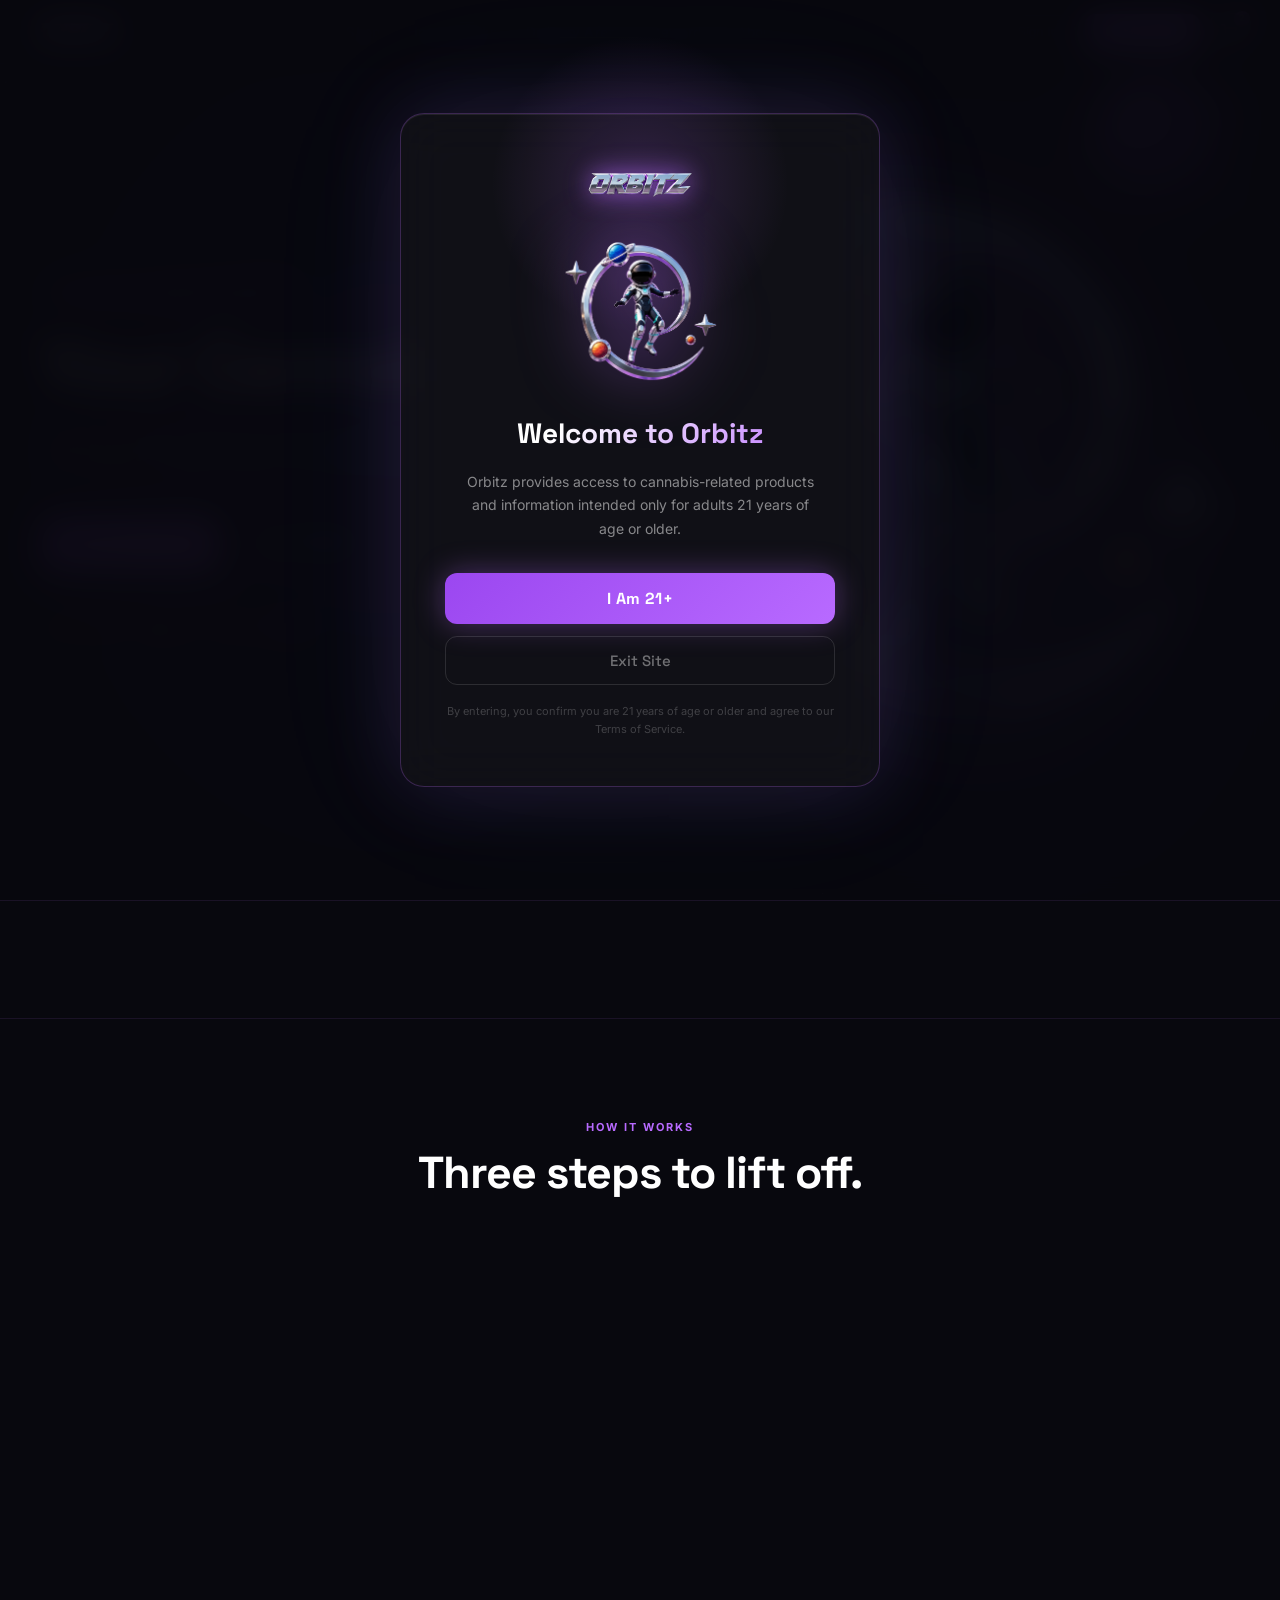
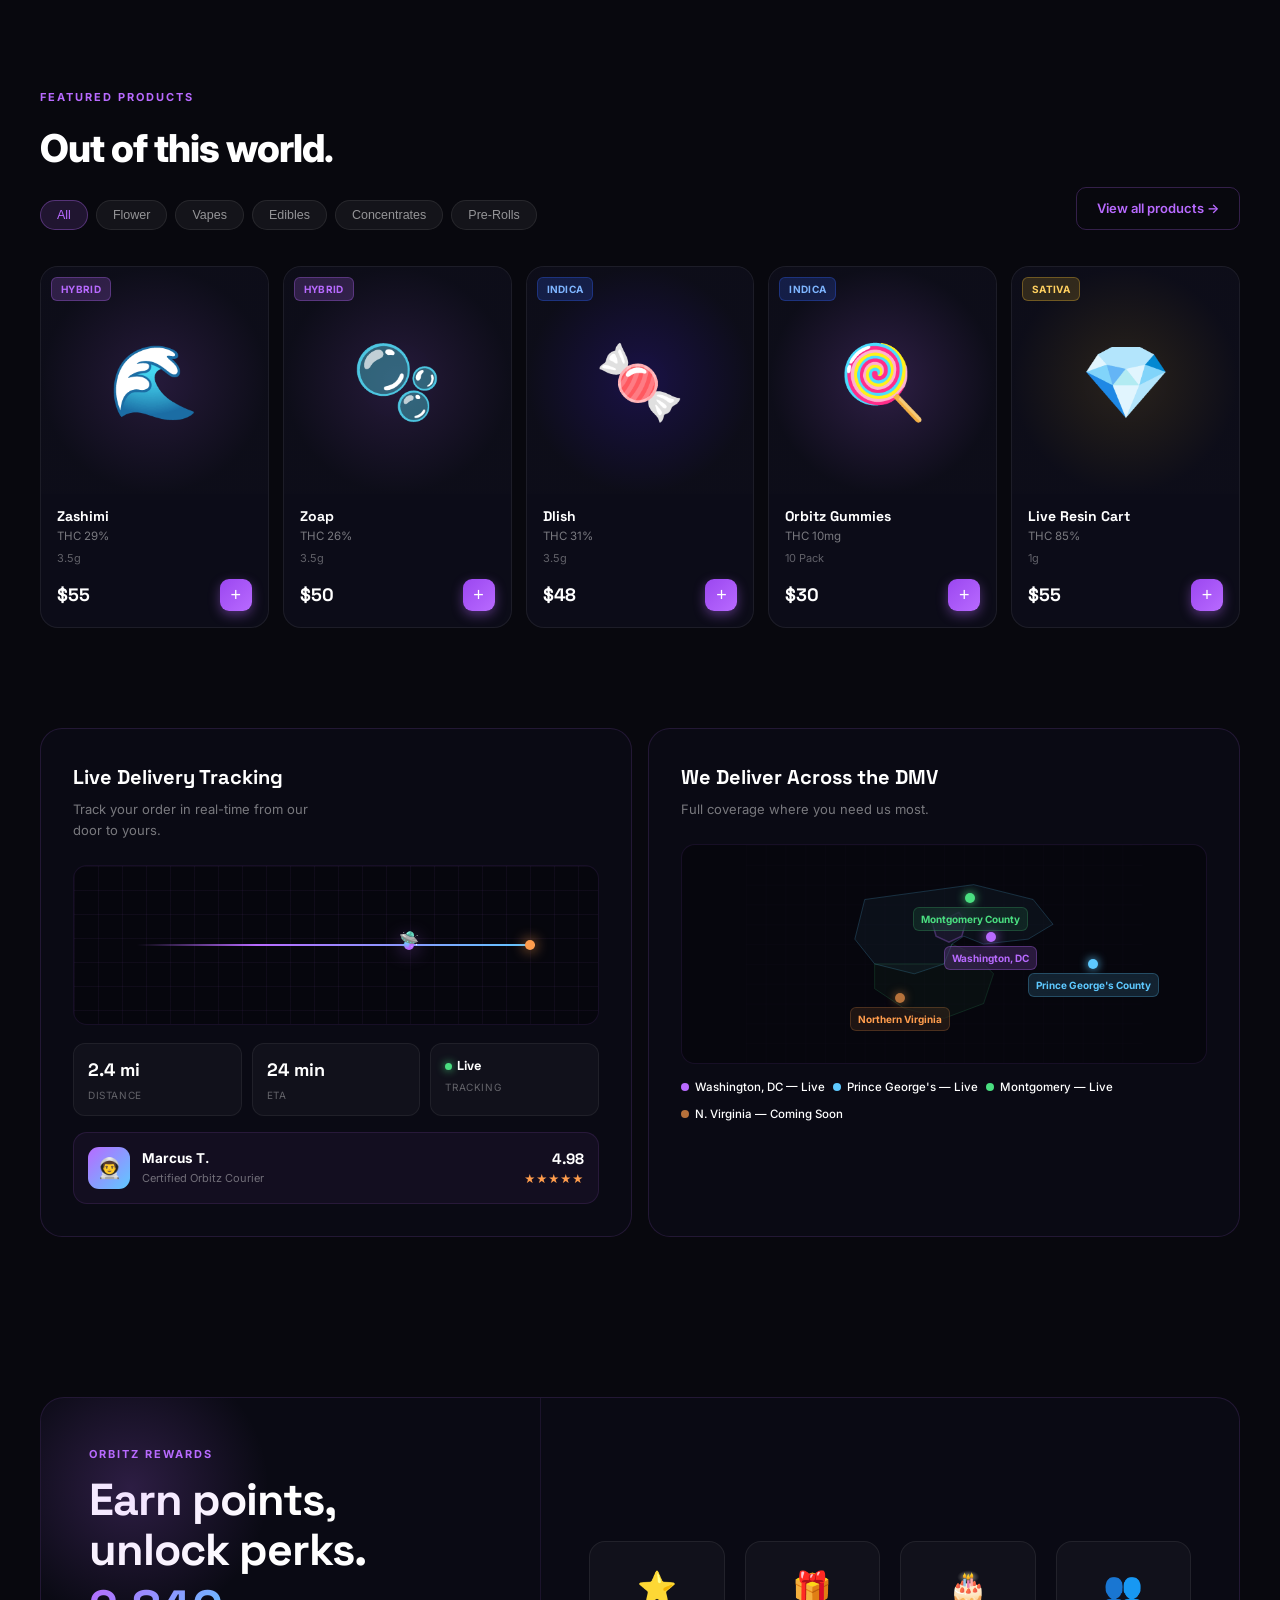
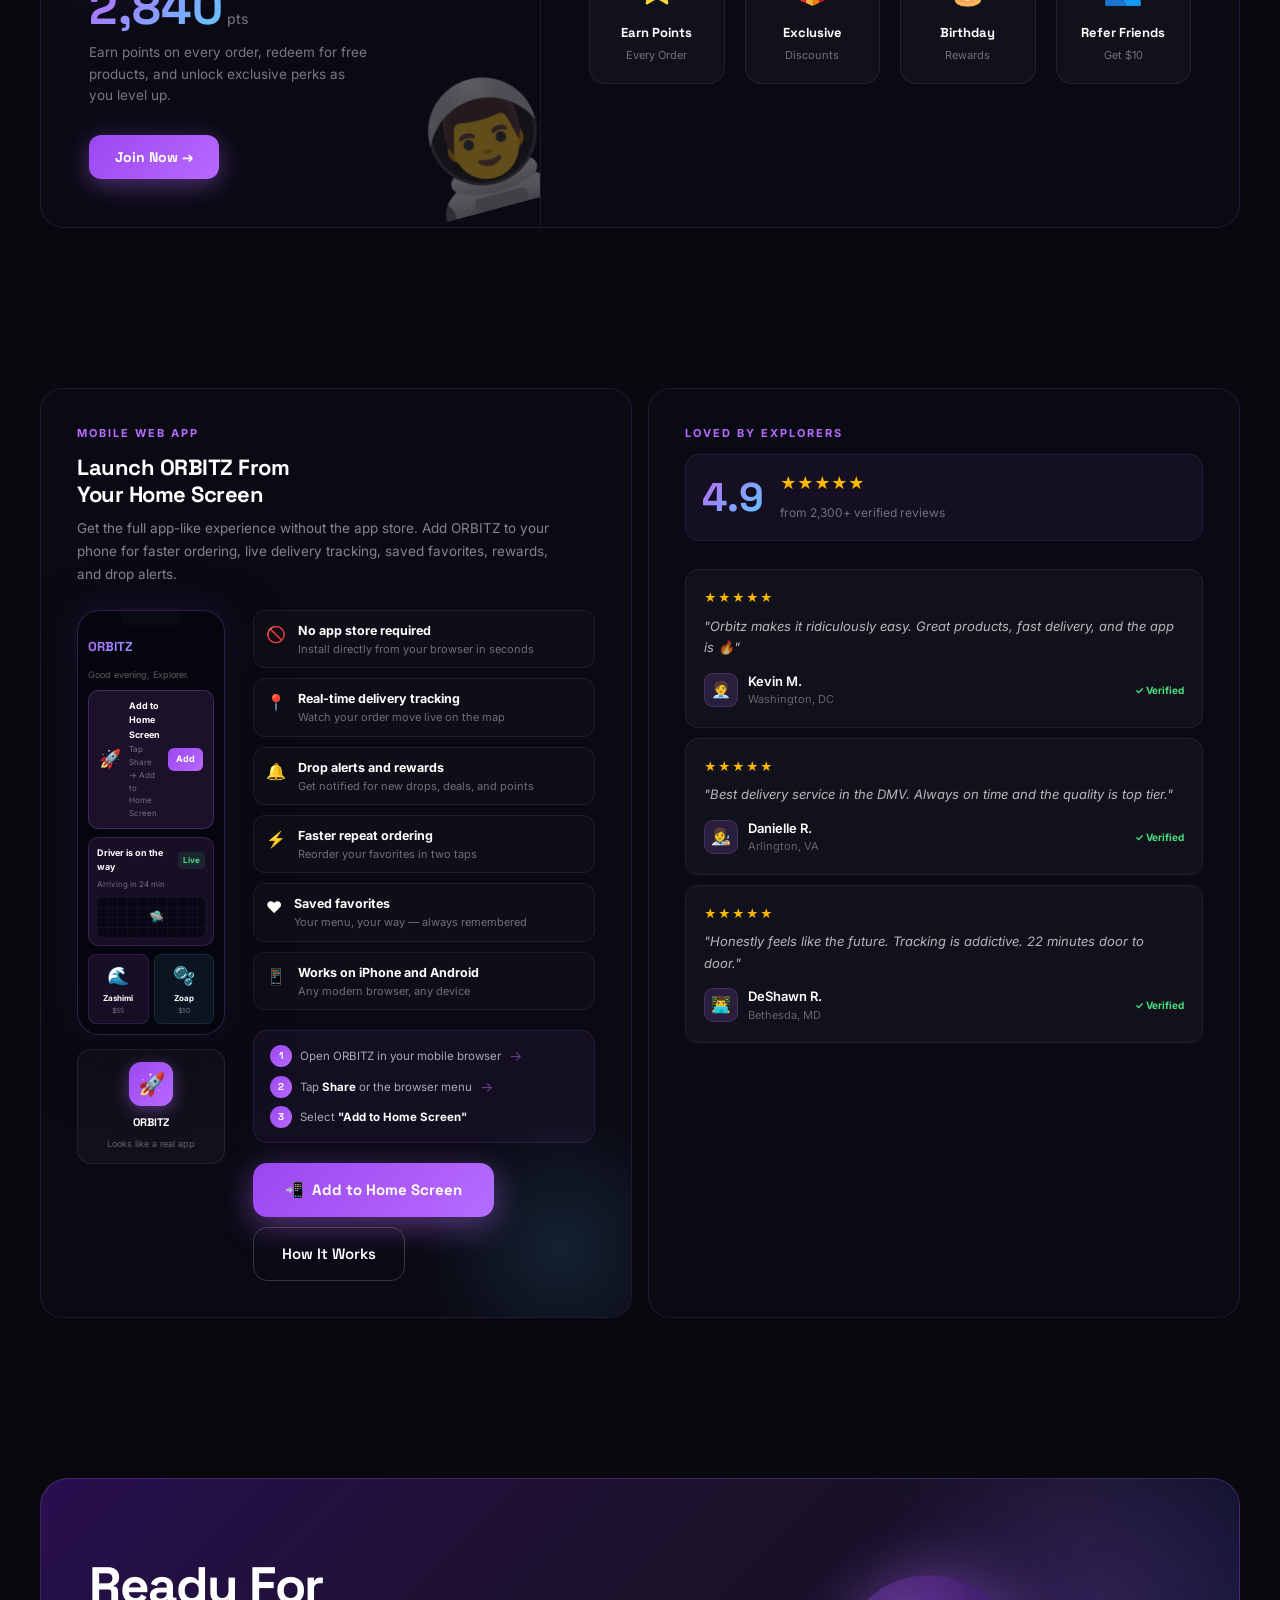
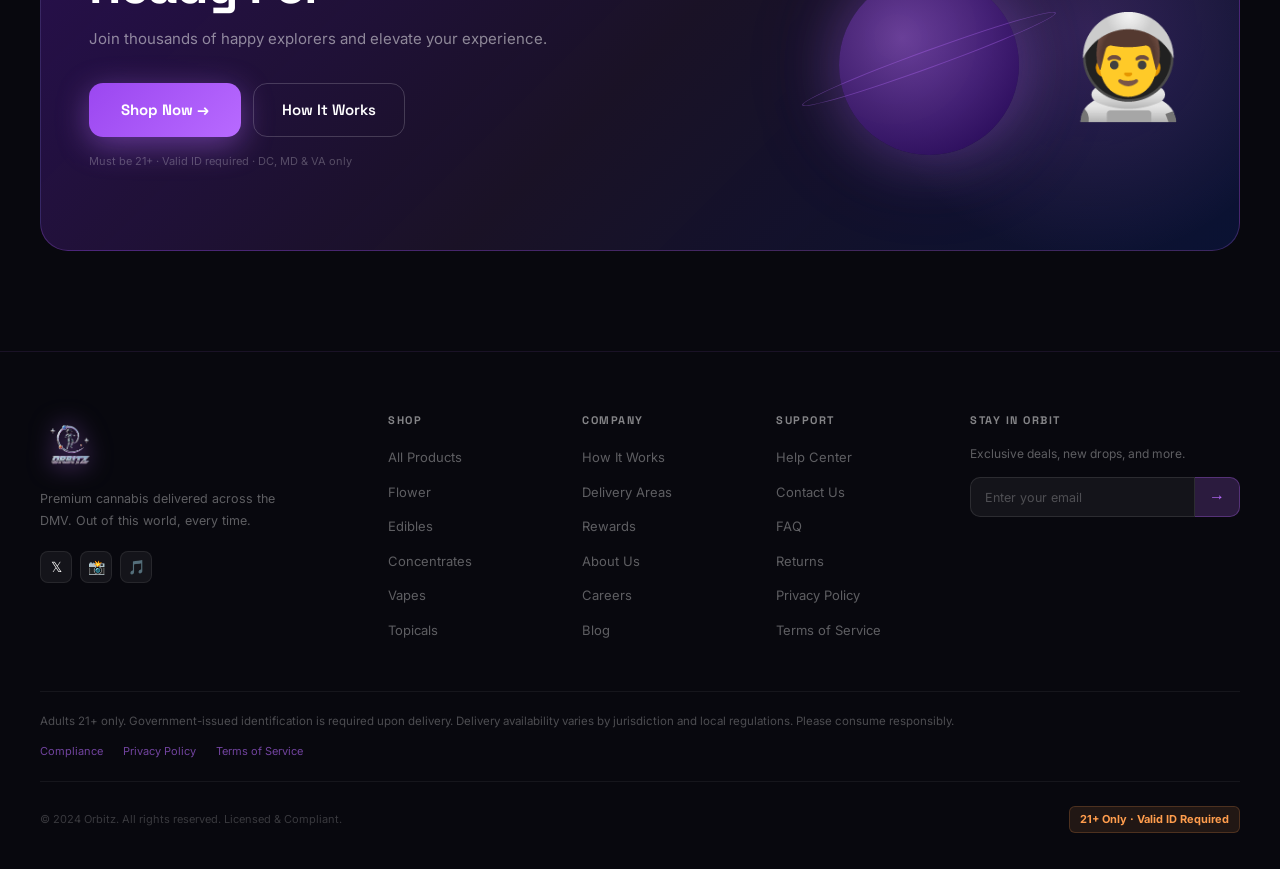
<file: index.html>
<!DOCTYPE html>
<html lang="en">
<head>
<meta charset="UTF-8" />
<meta name="viewport" content="width=device-width, initial-scale=1.0" />
<title>ORBITZ — Cannabis Delivered From Another Dimension</title>
<link rel="preconnect" href="https://fonts.googleapis.com" />
<link rel="preconnect" href="https://fonts.gstatic.com" crossorigin />
<link href="https://fonts.googleapis.com/css2?family=Space+Grotesk:wght@300;400;500;600;700;800&family=Inter:ital,wght@0,300;0,400;0,500;0,600;1,400&display=swap" rel="stylesheet" />
<link rel="stylesheet" href="style.css" />
</head>
<body>

<!-- Star canvas -->

<!-- ── AGE GATE ── -->
<div id="age-gate">
  <div class="ag-card">
    <div class="ag-glow"></div>
    <img src="logo_wordmark.png" alt="Orbitz" class="ag-logo" />
    <img src="spaceman.png" alt="Orbitz Spaceman" class="ag-spaceman" />
    <div class="ag-title">Welcome to Orbitz</div>
    <p class="ag-copy">Orbitz provides access to cannabis-related products and information intended only for adults 21 years of age or older.</p>
    <div class="ag-buttons">
      <button class="ag-btn-primary" onclick="ageGateEnter()">I Am 21+</button>
      <button class="ag-btn-secondary" onclick="window.location.href='https://www.google.com'">Exit Site</button>
    </div>
    <p class="ag-legal">By entering, you confirm you are 21 years of age or older and agree to our Terms of Service.</p>
  </div>
</div>

<div class="starfield"><canvas id="stars"></canvas></div>

<!-- ── NAV ── -->
<nav id="nav">
  <div class="nav-brand">
    <img src="logo_wordmark.png" alt="Orbitz logo" />
    <span class="nav-wordmark">ORBITZ</span>
  </div>
  <ul class="nav-links" id="navLinks">
    <li><a href="#products">Shop</a></li>
    <li><a href="#how">How It Works</a></li>
    <li><a href="#areas">Delivery Areas</a></li>
    <li><a href="#rewards">Rewards</a></li>
    <li><a href="#about">About</a></li>
  </ul>
  <div class="nav-right">
    <div class="nav-auth nav-auth-out" id="navAuthOut">
      <button class="btn-signin" onclick="orbitzAuth.open('signin')">Sign In</button>
      <button class="btn-nav-cta" onclick="orbitzAuth.open('register')">Get Started</button>
    </div>
    <div class="nav-auth nav-auth-in" id="navAuthIn" hidden>
      <div class="acct-menu">
        <button class="btn-acct" id="acctBtn" onclick="orbitzAuth.toggleMenu()" aria-haspopup="true" aria-expanded="false">
          <span class="acct-av">KM</span>
          <span class="acct-name">Account</span>
          <svg class="acct-chev" width="13" height="13" viewBox="0 0 24 24" fill="none" stroke="currentColor" stroke-width="2.4" stroke-linecap="round" stroke-linejoin="round"><path d="M6 9l6 6 6-6"/></svg>
        </button>
        <div class="acct-dropdown" id="acctDropdown" hidden>
          <div class="acct-dd-head">
            <span class="acct-dd-av">KM</span>
            <div class="acct-dd-meta">
              <div class="acct-dd-name">Kevin Mensah</div>
              <div class="acct-dd-sub">Voyager · 2,840 pts</div>
            </div>
          </div>
          <div class="acct-dd-label">My Account</div>
          <button class="acct-dd-item" onclick="orbitzAuth.goAccount('home')">
            <svg width="17" height="17" viewBox="0 0 24 24" fill="none" stroke="currentColor" stroke-width="2" stroke-linecap="round" stroke-linejoin="round"><path d="M3 11l9-8 9 8M5 10v10a1 1 0 0 0 1 1h4v-6h4v6h4a1 1 0 0 0 1-1V10"/></svg>
            Dashboard
          </button>
          <button class="acct-dd-item" onclick="orbitzAuth.goAccount('orders')">
            <svg width="17" height="17" viewBox="0 0 24 24" fill="none" stroke="currentColor" stroke-width="2" stroke-linecap="round" stroke-linejoin="round"><path d="M5 3h14v18l-3-2-2 2-2-2-2 2-2-2-3 2zM8 8h8M8 12h8M8 16h5"/></svg>
            Orders
          </button>
          <div class="acct-dd-sep"></div>
          <button class="acct-dd-item danger" onclick="orbitzAuth.signOut()">
            <svg width="17" height="17" viewBox="0 0 24 24" fill="none" stroke="currentColor" stroke-width="2" stroke-linecap="round" stroke-linejoin="round"><path d="M9 21H5a2 2 0 0 1-2-2V5a2 2 0 0 1 2-2h4M16 17l5-5-5-5M21 12H9"/></svg>
            Sign Out
          </button>
        </div>
      </div>
    </div>
    <div class="nav-cart">
      <svg width="16" height="16" viewBox="0 0 24 24" fill="none" stroke="currentColor" stroke-width="2.2" stroke-linecap="round" stroke-linejoin="round"><circle cx="9" cy="21" r="1"/><circle cx="20" cy="21" r="1"/><path d="M1 1h4l2.68 13.39a2 2 0 0 0 2 1.61h9.72a2 2 0 0 0 2-1.61L23 6H6"/></svg>
      <span class="cart-dot" id="cartCount">2</span>
    </div>
    <button class="hamburger" id="hamburger" onclick="toggleNav()">
      <span></span><span></span><span></span>
    </button>
  </div>
</nav>

<!-- ── HERO ── -->
<section class="hero">
  <div class="hero-nebula"></div>
  <div class="hero-arc"></div>
  <div class="hero-planet"></div>
  <div class="hero-inner">
    <!-- Left copy -->
    <div>
      <div class="hero-eyebrow"><i></i>Premium Cannabis Delivery</div>
      <h1 class="hero-h1">Your Cannabis.<br><em>In Orbit.</em></h1>
      <p class="hero-sub">Premium cannabis delivered across the DMV with real-time tracking, curated products, and same-day delivery.</p>
      <div class="hero-ctas">
        <a href="/shop/" class="btn-primary-lg">Browse Menu →</a>
        <a href="#how" class="btn-outline-lg">How It Works</a>
      </div>
      <div class="hero-social-proof">
        <span class="hero-stars">★★★★★</span>
        <span class="hero-proof-text"><strong>4.9/5</strong> from 2,300+ reviews</span>
      </div>
    </div>

    <!-- Right: delivery panel -->
    
  <!-- Spaceman hero character -->
  <div class="hero-spaceman">
    <img src="spaceman.png" alt="Orbitz Spaceman" class="hero-spaceman-img" />
  </div>
  </div>
</section>

<!-- ── TRUST ── -->
<div class="trust-bar">
  <div class="trust-grid">
    <div class="trust-item rv">
      <div class="trust-icon-wrap">🏛️</div>
      <div>
        <div class="trust-copy-title">Licensed &amp; Compliant</div>
        <div class="trust-copy-desc">Fully licensed and regulated for your safety.</div>
      </div>
    </div>
    <div class="trust-item rv rv-d1">
      <div class="trust-icon-wrap">🔒</div>
      <div>
        <div class="trust-copy-title">Secure &amp; Private</div>
        <div class="trust-copy-desc">Bank-level security to protect your data.</div>
      </div>
    </div>
    <div class="trust-item rv rv-d2">
      <div class="trust-icon-wrap">⚡</div>
      <div>
        <div class="trust-copy-title">Fast Delivery</div>
        <div class="trust-copy-desc">Same-day delivery across the DMV.</div>
      </div>
    </div>
    <div class="trust-item rv rv-d3">
      <div class="trust-icon-wrap">🧪</div>
      <div>
        <div class="trust-copy-title">Lab Tested</div>
        <div class="trust-copy-desc">Every product is lab tested for quality and purity.</div>
      </div>
    </div>
  </div>
</div>

<!-- ── HOW IT WORKS ── -->
<section id="how" class="how-section">
  <div class="how-inner">
    <div style="text-align:center;margin-bottom:0">
      <div class="section-eyebrow" style="text-align:center">How It Works</div>
      <h2 class="section-title" style="text-align:center">Three steps to lift off.</h2>
    </div>
    <div class="how-steps rv">
      <div class="how-step">
        <div class="how-step-num-wrap">
          <div class="how-step-circle">1</div>
        </div>
        <span class="how-step-icon">🔭</span>
        <div class="how-step-name">Explore</div>
        <p class="how-step-desc">Browse our curated menu of top-shelf products.</p>
      </div>
      <div class="how-connector"><div class="how-connector-line"></div></div>
      <div class="how-step rv rv-d1">
        <div class="how-step-num-wrap">
          <div class="how-step-circle">2</div>
        </div>
        <span class="how-step-icon">🛸</span>
        <div class="how-step-name">Order</div>
        <p class="how-step-desc">Place your order securely in just a few taps.</p>
      </div>
      <div class="how-connector"><div class="how-connector-line"></div></div>
      <div class="how-step rv rv-d2">
        <div class="how-step-num-wrap">
          <div class="how-step-circle">3</div>
        </div>
        <span class="how-step-icon">🚀</span>
        <div class="how-step-name">Lift Off</div>
        <p class="how-step-desc">Sit back and relax while we deliver to your destination.</p>
      </div>
    </div>
  </div>
</section>

<!-- ── PRODUCTS ── -->
<section id="products" class="products-section">
  <div class="products-inner">
    <div class="products-hdr rv">
      <div class="products-hdr-left">
        <div class="section-eyebrow">Featured Products</div>
        <div class="products-subtitle">Out of this world.</div>
        <div class="pills">
          <button class="pill active">All</button>
          <button class="pill">Flower</button>
          <button class="pill">Vapes</button>
          <button class="pill">Edibles</button>
          <button class="pill">Concentrates</button>
          <button class="pill">Pre-Rolls</button>
        </div>
      </div>
      <a href="/shop/" class="view-all-link">View all products →</a>
    </div>

    <div class="products-rail rv">
      <!-- Zashimi -->
      <div class="pcard">
        <div class="pcard-img">
          <div class="pcard-img-bg"></div>
          <span class="pcard-badge badge-hybrid">Hybrid</span>
          <span class="pcard-img-emoji">🌊</span>
        </div>
        <div class="pcard-body">
          <div class="pcard-name">Zashimi</div>
          <div class="pcard-thc">THC 29%</div>
          <div class="pcard-size">3.5g</div>
          <div class="pcard-footer">
            <span class="pcard-price">$55</span>
            <button class="pcard-add">+</button>
          </div>
        </div>
      </div>

      <!-- Zoap -->
      <div class="pcard">
        <div class="pcard-img">
          <div class="pcard-img-bg"></div>
          <span class="pcard-badge badge-hybrid">Hybrid</span>
          <span class="pcard-img-emoji">🫧</span>
        </div>
        <div class="pcard-body">
          <div class="pcard-name">Zoap</div>
          <div class="pcard-thc">THC 26%</div>
          <div class="pcard-size">3.5g</div>
          <div class="pcard-footer">
            <span class="pcard-price">$50</span>
            <button class="pcard-add">+</button>
          </div>
        </div>
      </div>

      <!-- Dlish -->
      <div class="pcard">
        <div class="pcard-img">
          <div class="pcard-img-bg" style="background:radial-gradient(circle at center,rgba(80,40,255,.2) 0%,rgba(14,14,26,.6) 70%)"></div>
          <span class="pcard-badge badge-indica">Indica</span>
          <span class="pcard-img-emoji">🍬</span>
        </div>
        <div class="pcard-body">
          <div class="pcard-name">Dlish</div>
          <div class="pcard-thc">THC 31%</div>
          <div class="pcard-size">3.5g</div>
          <div class="pcard-footer">
            <span class="pcard-price">$48</span>
            <button class="pcard-add">+</button>
          </div>
        </div>
      </div>

      <!-- Orbitz Gummies -->
      <div class="pcard">
        <div class="pcard-img">
          <div class="pcard-img-bg" style="background:radial-gradient(circle at center,rgba(184,106,255,.2) 0%,rgba(14,14,26,.6) 70%)"></div>
          <span class="pcard-badge badge-indica">Indica</span>
          <span class="pcard-img-emoji">🍭</span>
        </div>
        <div class="pcard-body">
          <div class="pcard-name">Orbitz Gummies</div>
          <div class="pcard-thc">THC 10mg</div>
          <div class="pcard-size">10 Pack</div>
          <div class="pcard-footer">
            <span class="pcard-price">$30</span>
            <button class="pcard-add">+</button>
          </div>
        </div>
      </div>

      <!-- Live Resin Cart -->
      <div class="pcard">
        <div class="pcard-img">
          <div class="pcard-img-bg" style="background:radial-gradient(circle at center,rgba(255,200,50,.12) 0%,rgba(14,14,26,.6) 70%)"></div>
          <span class="pcard-badge badge-sativa">Sativa</span>
          <span class="pcard-img-emoji">💎</span>
        </div>
        <div class="pcard-body">
          <div class="pcard-name">Live Resin Cart</div>
          <div class="pcard-thc">THC 85%</div>
          <div class="pcard-size">1g</div>
          <div class="pcard-footer">
            <span class="pcard-price">$55</span>
            <button class="pcard-add">+</button>
          </div>
        </div>
      </div>
    </div>
  </div>
</section>

<!-- ── 2-UP: TRACKER + MAP ── -->
<section id="tracker" class="panels-section">
  <div class="panels-inner">
    <!-- Live Tracking -->
    <div class="info-panel rv">
      <div class="info-panel-title">Live Delivery Tracking</div>
      <p class="info-panel-sub">Track your order in real-time from our door to yours.</p>
      <div class="tracker-map">
        <div class="tmap-grid"></div>
        <div class="tmap-line"></div>
        <div class="tmap-dot"></div>
        <div class="tmap-ship">🛸</div>
        <div class="tmap-dest"></div>
      </div>
      <div class="tracker-stats">
        <div class="tstat">
          <div class="tstat-val">2.4 mi</div>
          <div class="tstat-label">Distance</div>
        </div>
        <div class="tstat">
          <div class="tstat-val">24 min</div>
          <div class="tstat-label">ETA</div>
        </div>
        <div class="tstat">
          <div class="tstat-val" style="display:flex;align-items:center;gap:5px;font-size:13px;">
            <span style="width:7px;height:7px;border-radius:50%;background:#4ade80;box-shadow:0 0 8px #4ade80;animation:blink 1.5s infinite;display:inline-block;flex-shrink:0"></span>Live
          </div>
          <div class="tstat-label">Tracking</div>
        </div>
      </div>
      <div class="driver-row">
        <div class="driver-av">👨‍🚀</div>
        <div>
          <div class="driver-name">Marcus T.</div>
          <div class="driver-role">Certified Orbitz Courier</div>
        </div>
        <div class="driver-stars">
          <div class="driver-rating-num">4.98</div>
          <div class="driver-rating-stars">★★★★★</div>
        </div>
      </div>
    </div>

    <!-- Delivery Areas -->
    <div class="info-panel rv rv-d1" id="areas">
      <div class="info-panel-title">We Deliver Across the DMV</div>
      <p class="info-panel-sub">Full coverage where you need us most.</p>
      <div class="dmv-map-wrap">
        <div class="dmv-map-bg">
          <!-- Simple SVG outline representing the DMV region -->
          <svg class="dmv-svg" viewBox="0 0 400 220" preserveAspectRatio="xMidYMid meet">
            <!-- DC rough outline -->
            <polygon points="200,75 215,68 222,78 218,92 205,98 192,92 188,78" fill="rgba(184,106,255,0.08)" stroke="rgba(184,106,255,0.3)" stroke-width="1.5"/>
            <!-- MD rough shape -->
            <path d="M120,55 L230,40 L290,55 L310,80 L285,95 L240,100 L220,92 L208,100 L200,120 L170,130 L130,120 L110,95 Z" fill="rgba(94,201,255,0.05)" stroke="rgba(94,201,255,0.2)" stroke-width="1" fill-rule="evenodd"/>
            <!-- VA rough shape -->
            <path d="M130,120 L200,120 L208,100 L230,110 L250,130 L240,160 L200,175 L160,165 L130,145 Z" fill="rgba(74,222,128,0.04)" stroke="rgba(74,222,128,0.15)" stroke-width="1"/>
            <!-- Grid -->
            <defs>
              <pattern id="grid" width="20" height="20" patternUnits="userSpaceOnUse">
                <path d="M 20 0 L 0 0 0 20" fill="none" stroke="rgba(184,106,255,0.05)" stroke-width="0.5"/>
              </pattern>
            </defs>
            <rect width="400" height="220" fill="url(#grid)"/>
          </svg>
          <!-- Area pins -->
          <div class="dmv-area-pins">
            <div class="area-pin pin-dc" style="left:50%;top:40%;">
              <div class="area-pin-dot"></div>
              <div class="area-pin-label">Washington, DC</div>
            </div>
            <div class="area-pin pin-pg" style="left:66%;top:52%;">
              <div class="area-pin-dot"></div>
              <div class="area-pin-label">Prince George's County</div>
            </div>
            <div class="area-pin pin-mc" style="left:44%;top:22%;">
              <div class="area-pin-dot"></div>
              <div class="area-pin-label">Montgomery County</div>
            </div>
            <div class="area-pin pin-va" style="left:32%;top:68%;">
              <div class="area-pin-dot"></div>
              <div class="area-pin-label">Northern Virginia</div>
            </div>
          </div>
        </div>
      </div>
      <div class="area-legend">
        <div class="legend-item"><div class="legend-dot" style="background:#B86AFF"></div>Washington, DC — Live</div>
        <div class="legend-item"><div class="legend-dot" style="background:#5EC9FF"></div>Prince George's — Live</div>
        <div class="legend-item"><div class="legend-dot" style="background:#4ade80"></div>Montgomery — Live</div>
        <div class="legend-item"><div class="legend-dot" style="background:rgba(255,157,77,.7)"></div>N. Virginia — Coming Soon</div>
      </div>
    </div>
  </div>
</section>

<!-- ── REWARDS ── -->
<section id="rewards" class="rewards-section">
  <div class="rewards-inner rv">
    <div class="rewards-left">
      <div class="rewards-glow"></div>
      <div class="rewards-astronaut">👨‍🚀</div>
      <div class="section-eyebrow">Orbitz Rewards</div>
      <h2 class="section-title" style="margin-bottom:10px">Earn points,<br>unlock perks.</h2>
      <div class="rewards-pts-display">
        <span class="rewards-pts-num">2,840</span>
        <span class="rewards-pts-label">pts</span>
      </div>
      <p style="font-size:13.5px;color:rgba(255,255,255,.45);max-width:280px;line-height:1.6;">
        Earn points on every order, redeem for free products, and unlock exclusive perks as you level up.
      </p>
      <button class="rewards-join-btn">Join Now →</button>
    </div>
    <div class="rewards-right">
      <div class="reward-perk">
        <span class="reward-perk-icon">⭐</span>
        <div class="reward-perk-name">Earn Points</div>
        <div class="reward-perk-sub">Every Order</div>
      </div>
      <div class="reward-perk">
        <span class="reward-perk-icon">🎁</span>
        <div class="reward-perk-name">Exclusive</div>
        <div class="reward-perk-sub">Discounts</div>
      </div>
      <div class="reward-perk">
        <span class="reward-perk-icon">🎂</span>
        <div class="reward-perk-name">Birthday</div>
        <div class="reward-perk-sub">Rewards</div>
      </div>
      <div class="reward-perk">
        <span class="reward-perk-icon">👥</span>
        <div class="reward-perk-name">Refer Friends</div>
        <div class="reward-perk-sub">Get $10</div>
      </div>
    </div>
  </div>
</section>

<!-- ── APP + REVIEWS ── -->
<section class="app-reviews-section">
  <div class="app-reviews-inner">
    <!-- PWA panel -->
    <div class="app-panel rv pwa-panel">
      <div class="app-glow"></div>

      <div class="pwa-top">
        <div class="section-eyebrow">Mobile Web App</div>
        <h3 class="pwa-headline">Launch ORBITZ From<br>Your Home Screen</h3>
        <p class="pwa-sub">Get the full app-like experience without the app store. Add ORBITZ to your phone for faster ordering, live delivery tracking, saved favorites, rewards, and drop alerts.</p>
      </div>

      <!-- Phone mockup + install steps side by side -->
      <div class="pwa-body">
        <div class="pwa-phone-wrap">
          <div class="app-phone pwa-phone">
            <div class="app-phone-notch"></div>
            <div class="app-phone-screen">
              <div class="app-phone-header">ORBITZ</div>
              <div style="font-size:9px;color:rgba(255,255,255,.35);margin-bottom:8px">Good evening, Explorer.</div>
              <!-- Install prompt banner -->
              <div class="pwa-install-banner">
                <div class="pwa-install-icon">🚀</div>
                <div class="pwa-install-text">
                  <div class="pwa-install-title">Add to Home Screen</div>
                  <div class="pwa-install-sub">Tap Share → Add to Home Screen</div>
                </div>
                <div class="pwa-install-btn">Add</div>
              </div>
              <div class="app-phone-card" style="margin-top:8px">
                <div class="app-phone-card-row">
                  <span class="app-phone-card-title">Driver is on the way</span>
                  <span class="app-phone-card-live">Live</span>
                </div>
                <div style="font-size:8px;color:rgba(255,255,255,.4);margin-top:3px">Arriving in 24 min</div>
                <div class="app-phone-map">
                  <div class="app-phone-map-ship">🛸</div>
                </div>
              </div>
              <div style="display:grid;grid-template-columns:1fr 1fr;gap:5px;margin-top:8px">
                <div style="background:rgba(184,106,255,.1);border:1px solid rgba(184,106,255,.15);border-radius:8px;padding:7px;text-align:center">
                  <div style="font-size:18px">🌊</div>
                  <div style="font-size:8px;font-weight:700;margin-top:2px">Zashimi</div>
                  <div style="font-size:7px;color:rgba(255,255,255,.4)">$55</div>
                </div>
                <div style="background:rgba(94,201,255,.08);border:1px solid rgba(94,201,255,.12);border-radius:8px;padding:7px;text-align:center">
                  <div style="font-size:18px">🫧</div>
                  <div style="font-size:8px;font-weight:700;margin-top:2px">Zoap</div>
                  <div style="font-size:7px;color:rgba(255,255,255,.4)">$50</div>
                </div>
              </div>
            </div>
          </div>
          <!-- Home screen icon preview -->
          <div class="pwa-homescreen-preview">
            <div class="pwa-hs-icon">🚀</div>
            <div class="pwa-hs-label">ORBITZ</div>
            <div class="pwa-hs-caption">Looks like a real app</div>
          </div>
        </div>

        <div class="pwa-right">
          <!-- Features -->
          <div class="pwa-features">
            <div class="pwa-feat">
              <div class="pwa-feat-icon">🚫</div>
              <div>
                <div class="pwa-feat-title">No app store required</div>
                <div class="pwa-feat-sub">Install directly from your browser in seconds</div>
              </div>
            </div>
            <div class="pwa-feat">
              <div class="pwa-feat-icon">📍</div>
              <div>
                <div class="pwa-feat-title">Real-time delivery tracking</div>
                <div class="pwa-feat-sub">Watch your order move live on the map</div>
              </div>
            </div>
            <div class="pwa-feat">
              <div class="pwa-feat-icon">🔔</div>
              <div>
                <div class="pwa-feat-title">Drop alerts and rewards</div>
                <div class="pwa-feat-sub">Get notified for new drops, deals, and points</div>
              </div>
            </div>
            <div class="pwa-feat">
              <div class="pwa-feat-icon">⚡</div>
              <div>
                <div class="pwa-feat-title">Faster repeat ordering</div>
                <div class="pwa-feat-sub">Reorder your favorites in two taps</div>
              </div>
            </div>
            <div class="pwa-feat">
              <div class="pwa-feat-icon">❤️</div>
              <div>
                <div class="pwa-feat-title">Saved favorites</div>
                <div class="pwa-feat-sub">Your menu, your way — always remembered</div>
              </div>
            </div>
            <div class="pwa-feat">
              <div class="pwa-feat-icon">📱</div>
              <div>
                <div class="pwa-feat-title">Works on iPhone and Android</div>
                <div class="pwa-feat-sub">Any modern browser, any device</div>
              </div>
            </div>
          </div>

          <!-- Install steps -->
          <div class="pwa-steps">
            <div class="pwa-step">
              <div class="pwa-step-num">1</div>
              <div class="pwa-step-text">Open ORBITZ in your mobile browser</div>
            </div>
            <div class="pwa-step-arrow">→</div>
            <div class="pwa-step">
              <div class="pwa-step-num">2</div>
              <div class="pwa-step-text">Tap <strong>Share</strong> or the browser menu</div>
            </div>
            <div class="pwa-step-arrow">→</div>
            <div class="pwa-step">
              <div class="pwa-step-num">3</div>
              <div class="pwa-step-text">Select <strong>"Add to Home Screen"</strong></div>
            </div>
          </div>

          <!-- CTAs -->
          <div class="pwa-ctas">
            <a href="account/index.html" class="btn-primary-lg pwa-cta-main">
              <span>📲</span> Add to Home Screen
            </a>
            <a href="#how" class="btn-outline-lg">How It Works</a>
          </div>
        </div>
      </div>
    </div>

    <!-- Reviews panel -->
    <div class="reviews-panel rv rv-d1">
      <div class="section-eyebrow">Loved by Explorers</div>
      <div class="reviews-aggregate">
        <div class="reviews-big-num">4.9</div>
        <div>
          <span class="reviews-big-stars">★★★★★</span>
          <span class="reviews-big-count">from 2,300+ verified reviews</span>
        </div>
      </div>
      <div class="rcard">
        <div class="rcard-stars">★★★★★</div>
        <p class="rcard-text">"Orbitz makes it ridiculously easy. Great products, fast delivery, and the app is 🔥"</p>
        <div class="rcard-author">
          <div class="rcard-av">🧑‍💼</div>
          <div>
            <div class="rcard-name">Kevin M.</div>
            <div class="rcard-loc">Washington, DC</div>
          </div>
          <span class="rcard-verified">✓ Verified</span>
        </div>
      </div>
      <div class="rcard">
        <div class="rcard-stars">★★★★★</div>
        <p class="rcard-text">"Best delivery service in the DMV. Always on time and the quality is top tier."</p>
        <div class="rcard-author">
          <div class="rcard-av">👩‍🎨</div>
          <div>
            <div class="rcard-name">Danielle R.</div>
            <div class="rcard-loc">Arlington, VA</div>
          </div>
          <span class="rcard-verified">✓ Verified</span>
        </div>
      </div>
      <div class="rcard">
        <div class="rcard-stars">★★★★★</div>
        <p class="rcard-text">"Honestly feels like the future. Tracking is addictive. 22 minutes door to door."</p>
        <div class="rcard-author">
          <div class="rcard-av">👨‍💻</div>
          <div>
            <div class="rcard-name">DeShawn R.</div>
            <div class="rcard-loc">Bethesda, MD</div>
          </div>
          <span class="rcard-verified">✓ Verified</span>
        </div>
      </div>
    </div>
  </div>
</section>

<!-- ── FINAL CTA ── -->
<section class="cta-section">
  <div class="cta-inner rv">
    <div class="cta-glow"></div>
    <div style="position:relative;z-index:1">
      <h2 class="cta-title">Ready For <span>Lift Off?</span></h2>
      <p class="cta-sub">Join thousands of happy explorers and elevate your experience.</p>
      <div class="cta-actions">
        <a href="/shop/" class="btn-primary-lg">Shop Now →</a>
        <a href="#how" class="btn-outline-lg">How It Works</a>
      </div>
      <div class="cta-legal">Must be 21+ · Valid ID required · DC, MD & VA only</div>
    </div>
    <div class="cta-planet"></div>
    <div class="cta-astronaut">👨‍🚀</div>
  </div>
</section>

<!-- ── FOOTER ── -->
<footer id="about">
  <div class="footer-inner">
    <div class="footer-top">
      <div>
        <div class="footer-brand-logo">
          <img src="logo_full.png" alt="Orbitz" />
          <span class="footer-wordmark">ORBITZ</span>
        </div>
        <p class="footer-desc">Premium cannabis delivered across the DMV. Out of this world, every time.</p>
        <div class="footer-socials">
          <div class="social-btn">𝕏</div>
          <div class="social-btn">📸</div>
          <div class="social-btn">🎵</div>
        </div>
      </div>
      <div>
        <div class="footer-col-title">Shop</div>
        <ul class="footer-links">
          <li><a href="#">All Products</a></li>
          <li><a href="#">Flower</a></li>
          <li><a href="#">Edibles</a></li>
          <li><a href="#">Concentrates</a></li>
          <li><a href="#">Vapes</a></li>
          <li><a href="#">Topicals</a></li>
        </ul>
      </div>
      <div>
        <div class="footer-col-title">Company</div>
        <ul class="footer-links">
          <li><a href="#">How It Works</a></li>
          <li><a href="#">Delivery Areas</a></li>
          <li><a href="#">Rewards</a></li>
          <li><a href="#">About Us</a></li>
          <li><a href="#">Careers</a></li>
          <li><a href="#">Blog</a></li>
        </ul>
      </div>
      <div>
        <div class="footer-col-title">Support</div>
        <ul class="footer-links">
          <li><a href="#">Help Center</a></li>
          <li><a href="#">Contact Us</a></li>
          <li><a href="#">FAQ</a></li>
          <li><a href="#">Returns</a></li>
          <li><a href="#">Privacy Policy</a></li>
          <li><a href="#">Terms of Service</a></li>
        </ul>
      </div>
      <div>
        <div class="footer-col-title">Stay in Orbit</div>
        <p style="font-size:12px;color:rgba(255,255,255,.35);margin-bottom:0;line-height:1.6">Exclusive deals, new drops, and more.</p>
        <div class="footer-email-row">
          <input class="footer-email-input" type="email" placeholder="Enter your email" />
          <button class="footer-email-btn">→</button>
        </div>
      </div>
    </div>
    <div class="footer-compliance">
      <p class="footer-compliance-text">Adults 21+ only. Government-issued identification is required upon delivery. Delivery availability varies by jurisdiction and local regulations. Please consume responsibly.</p>
      <div class="footer-compliance-links">
        <a href="compliance.html">Compliance</a>
        <a href="#">Privacy Policy</a>
        <a href="#">Terms of Service</a>
      </div>
    </div>
    <div class="footer-bottom">
      <span class="footer-legal">© 2024 Orbitz. All rights reserved. Licensed &amp; Compliant.</span>
      <span class="footer-age-badge">21+ Only · Valid ID Required</span>
    </div>
  </div>
</footer>

<!-- ── AUTH MODAL ── -->
<div id="authModal" class="auth-modal" hidden>
  <div class="auth-backdrop" onclick="orbitzAuth.close()"></div>
  <div class="auth-card" role="dialog" aria-modal="true" aria-labelledby="authTitle">
    <button class="auth-close" onclick="orbitzAuth.close()" aria-label="Close">
      <svg width="18" height="18" viewBox="0 0 24 24" fill="none" stroke="currentColor" stroke-width="2.2" stroke-linecap="round" stroke-linejoin="round"><path d="M18 6L6 18M6 6l12 12"/></svg>
    </button>
    <div class="auth-glow"></div>
    <img src="spaceman.png" alt="" class="auth-spaceman" />
    <img src="logo_wordmark.png" alt="Orbitz" class="auth-logo" />
    <h2 class="auth-title" id="authTitle">Welcome back, explorer</h2>
    <p class="auth-sub" id="authSub">Sign in to track deliveries, reorder favorites, and bank your rewards.</p>

    <div class="auth-seg">
      <button class="auth-seg-btn active" id="segSignin" onclick="orbitzAuth.setTab('signin')">Sign in</button>
      <button class="auth-seg-btn" id="segRegister" onclick="orbitzAuth.setTab('register')">Create account</button>
    </div>

    <form class="auth-form" onsubmit="orbitzAuth.submit(event)">
      <label class="auth-field auth-name-field" id="nameField" hidden>
        <span class="auth-label">Full name</span>
        <input type="text" placeholder="Kevin Mensah" autocomplete="name" />
      </label>
      <label class="auth-field">
        <span class="auth-label">Email</span>
        <input type="email" value="kevin.m@email.com" autocomplete="email" required />
      </label>
      <label class="auth-field">
        <span class="auth-label">Password</span>
        <input type="password" value="••••••••••" autocomplete="current-password" required />
      </label>
      <button type="submit" class="auth-submit" id="authSubmit">Sign in →</button>
    </form>

    <p class="auth-legal">21+ only · Valid ID required on delivery · DC · MD · VA</p>
  </div>
</div>

<!-- ── WELCOME CONFIRMATION ── -->
<div id="welcomeToast" class="welcome-toast" hidden>
  <span class="welcome-check">
    <svg width="16" height="16" viewBox="0 0 24 24" fill="none" stroke="currentColor" stroke-width="3" stroke-linecap="round" stroke-linejoin="round"><path d="M20 6L9 17l-5-5"/></svg>
  </span>
  <div class="welcome-body">
    <div class="welcome-title">Welcome back, Kevin Mensah</div>
    <div class="welcome-sub">2,840 rewards points available.</div>
  </div>
</div>

<script src="app.js"></script>
</body>
</html>
</file>
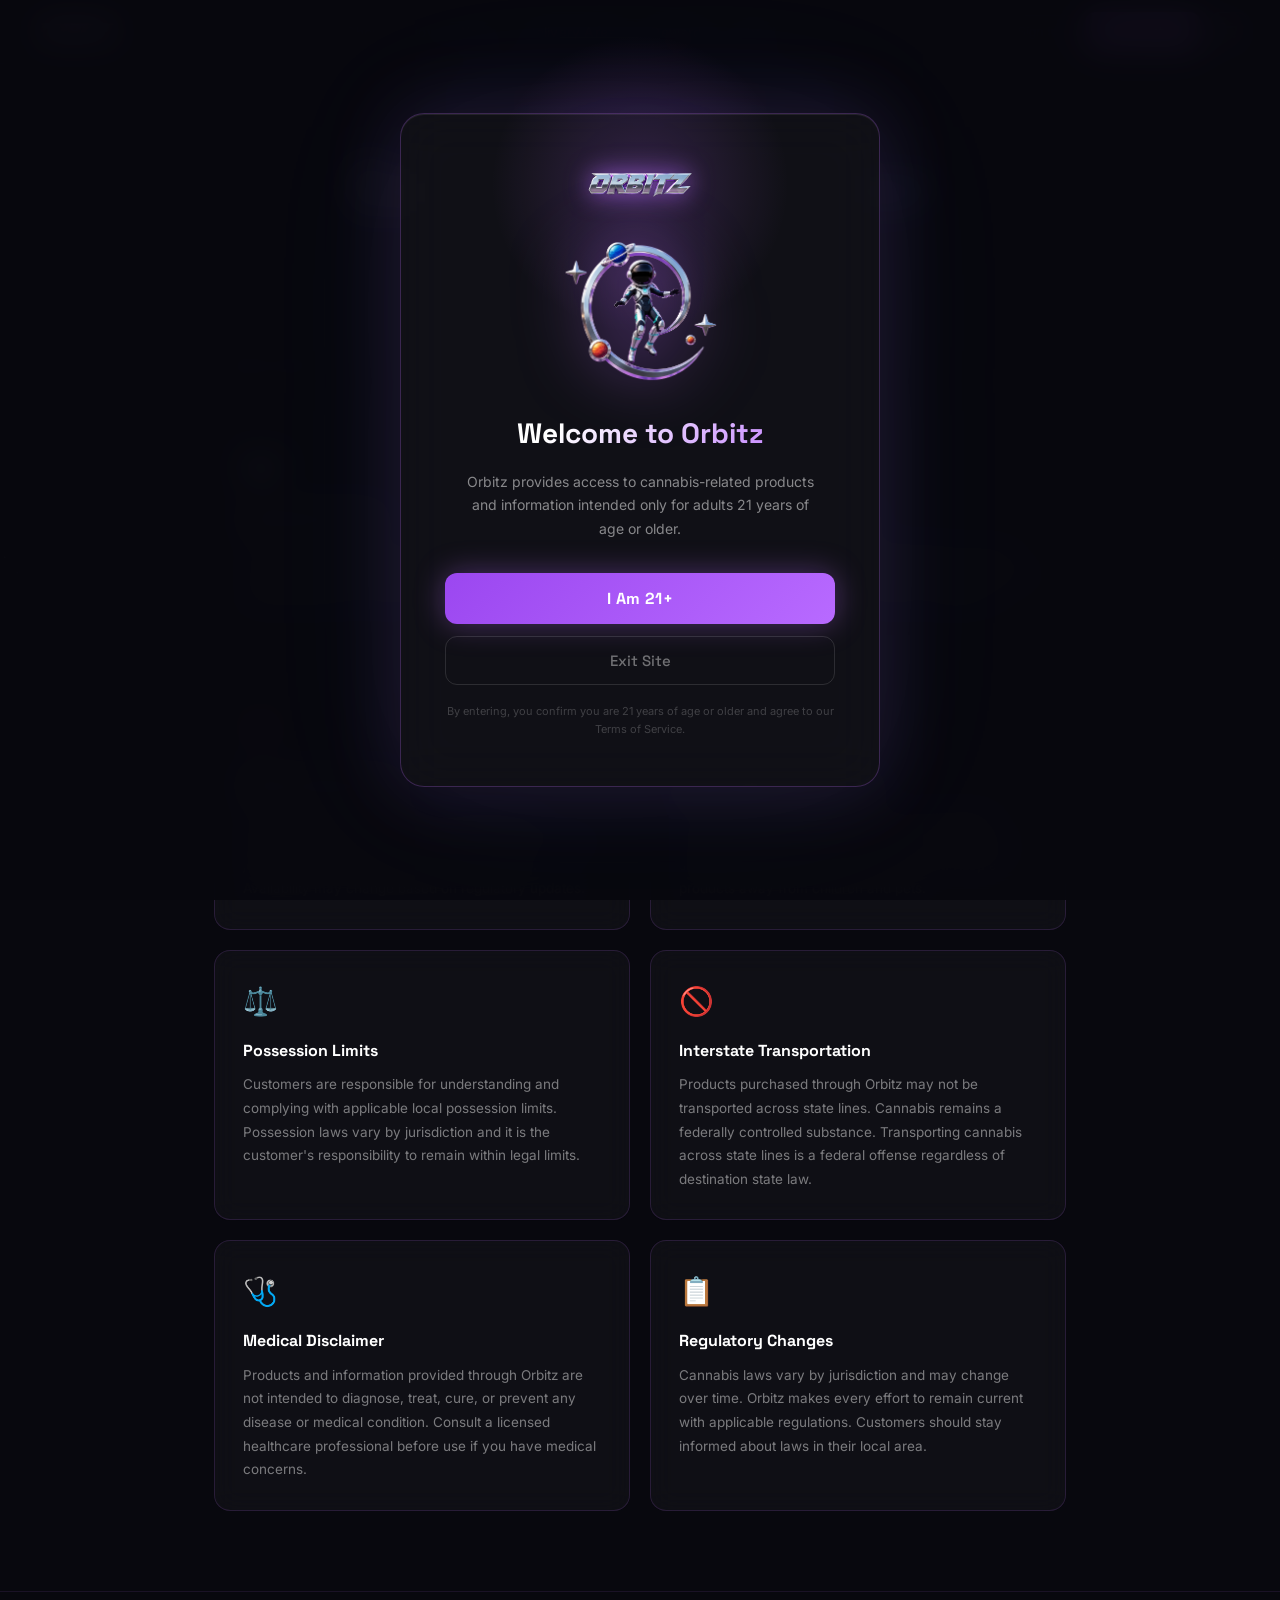
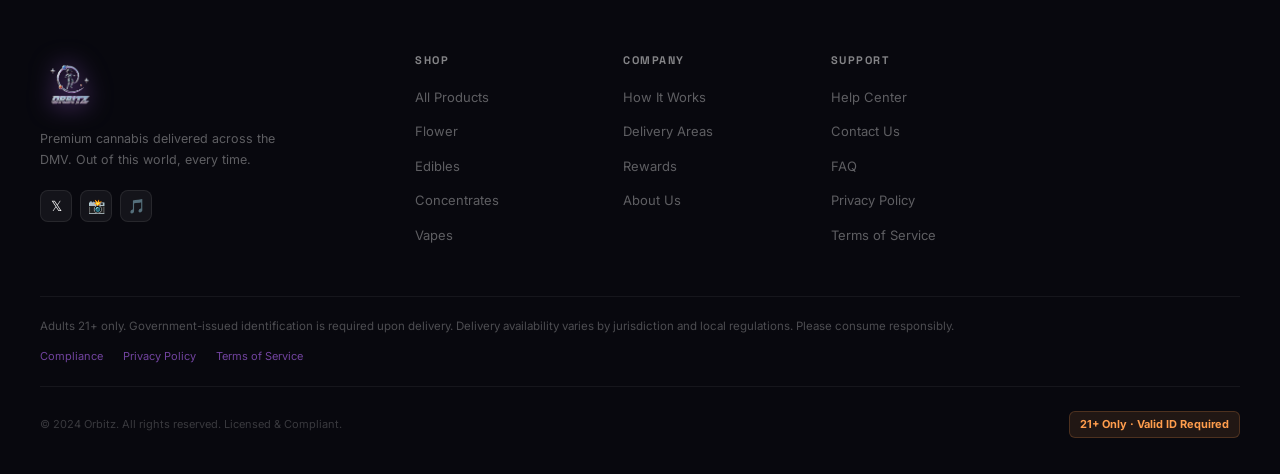
<file: compliance.html>
<!DOCTYPE html>
<html lang="en">
<head>
<meta charset="UTF-8" />
<meta name="viewport" content="width=device-width, initial-scale=1.0" />
<title>Compliance — ORBITZ</title>
<link rel="preconnect" href="https://fonts.googleapis.com" />
<link rel="preconnect" href="https://fonts.gstatic.com" crossorigin />
<link href="https://fonts.googleapis.com/css2?family=Space+Grotesk:wght@300;400;500;600;700;800&family=Inter:ital,wght@0,300;0,400;0,500;0,600;1,400&display=swap" rel="stylesheet" />
<link rel="stylesheet" href="style.css" />
</head>
<body>

<!-- Star canvas -->
<div class="starfield"><canvas id="stars"></canvas></div>

<!-- ── AGE GATE ── -->
<div id="age-gate">
  <div class="ag-card">
    <div class="ag-glow"></div>
    <img src="logo_wordmark.png" alt="Orbitz" class="ag-logo" />
    <img src="spaceman.png" alt="Orbitz Spaceman" class="ag-spaceman" />
    <div class="ag-title">Welcome to Orbitz</div>
    <p class="ag-copy">Orbitz provides access to cannabis-related products and information intended only for adults 21 years of age or older.</p>
    <div class="ag-buttons">
      <button class="ag-btn-primary" onclick="ageGateEnter()">I Am 21+</button>
      <button class="ag-btn-secondary" onclick="window.location.href='https://www.google.com'">Exit Site</button>
    </div>
    <p class="ag-legal">By entering, you confirm you are 21 years of age or older and agree to our Terms of Service.</p>
  </div>
</div>

<!-- ── NAV ── -->
<nav id="nav">
  <div class="nav-brand">
    <img src="logo_wordmark.png" alt="Orbitz logo" />
    <span class="nav-wordmark">ORBITZ</span>
  </div>
  <ul class="nav-links" id="navLinks">
    <li><a href="index.html#products">Shop</a></li>
    <li><a href="index.html#how">How It Works</a></li>
    <li><a href="index.html#areas">Delivery Areas</a></li>
    <li><a href="index.html#rewards">Rewards</a></li>
    <li><a href="index.html#about">About</a></li>
  </ul>
  <div class="nav-right">
    <button class="btn-signin">Sign In</button>
    <a href="index.html#products" class="btn-nav-cta">Get Started</a>
    <div class="nav-cart">
      <svg width="16" height="16" viewBox="0 0 24 24" fill="none" stroke="currentColor" stroke-width="2.2" stroke-linecap="round" stroke-linejoin="round"><circle cx="9" cy="21" r="1"/><circle cx="20" cy="21" r="1"/><path d="M1 1h4l2.68 13.39a2 2 0 0 0 2 1.61h9.72a2 2 0 0 0 2-1.61L23 6H6"/></svg>
    </div>
    <button class="hamburger" id="hamburger" onclick="toggleNav()">
      <span></span><span></span><span></span>
    </button>
  </div>
</nav>

<!-- ── COMPLIANCE HERO ── -->
<section class="compliance-hero">
  <div class="compliance-hero-glow"></div>
  <div style="position:relative;z-index:1">
    <div class="compliance-hero-eyebrow">Legal &amp; Compliance</div>
    <h1 class="compliance-hero-title">Compliance Center</h1>
    <p class="compliance-hero-sub">Orbitz is committed to operating safely, responsibly, and in full accordance with applicable cannabis regulations.</p>
  </div>
</section>

<!-- ── COMPLIANCE CARDS ── -->
<div class="compliance-section">
  <a href="index.html" class="compliance-back">← Back to Orbitz</a>

  <div class="compliance-grid">

    <div class="compliance-card rv">
      <div class="compliance-card-icon">🪪</div>
      <div class="compliance-card-title">Age Requirements</div>
      <p class="compliance-card-body">Customers must be 21 years of age or older to purchase products through Orbitz. Age verification is required before any order is fulfilled.</p>
    </div>

    <div class="compliance-card rv rv-d1">
      <div class="compliance-card-icon">🔍</div>
      <div class="compliance-card-title">Identification Verification</div>
      <p class="compliance-card-body">Valid government-issued photo identification may be required before fulfillment or delivery. Acceptable forms include a state-issued driver's license, passport, or military ID.</p>
    </div>

    <div class="compliance-card rv rv-d2">
      <div class="compliance-card-icon">📍</div>
      <div class="compliance-card-title">Delivery Restrictions</div>
      <p class="compliance-card-body">Delivery availability depends on local laws and approved service areas. Orbitz currently serves select jurisdictions in the Washington DC metro area. Availability may change based on regulatory updates.</p>
    </div>

    <div class="compliance-card rv rv-d3">
      <div class="compliance-card-icon">🧠</div>
      <div class="compliance-card-title">Responsible Consumption</div>
      <p class="compliance-card-body">Do not drive or operate machinery while impaired. Cannabis affects individuals differently. Start low, go slow, and consume in a safe environment. Keep all products away from children and pets.</p>
    </div>

    <div class="compliance-card rv">
      <div class="compliance-card-icon">⚖️</div>
      <div class="compliance-card-title">Possession Limits</div>
      <p class="compliance-card-body">Customers are responsible for understanding and complying with applicable local possession limits. Possession laws vary by jurisdiction and it is the customer's responsibility to remain within legal limits.</p>
    </div>

    <div class="compliance-card rv rv-d1">
      <div class="compliance-card-icon">🚫</div>
      <div class="compliance-card-title">Interstate Transportation</div>
      <p class="compliance-card-body">Products purchased through Orbitz may not be transported across state lines. Cannabis remains a federally controlled substance. Transporting cannabis across state lines is a federal offense regardless of destination state law.</p>
    </div>

    <div class="compliance-card rv rv-d2">
      <div class="compliance-card-icon">🩺</div>
      <div class="compliance-card-title">Medical Disclaimer</div>
      <p class="compliance-card-body">Products and information provided through Orbitz are not intended to diagnose, treat, cure, or prevent any disease or medical condition. Consult a licensed healthcare professional before use if you have medical concerns.</p>
    </div>

    <div class="compliance-card rv rv-d3">
      <div class="compliance-card-icon">📋</div>
      <div class="compliance-card-title">Regulatory Changes</div>
      <p class="compliance-card-body">Cannabis laws vary by jurisdiction and may change over time. Orbitz makes every effort to remain current with applicable regulations. Customers should stay informed about laws in their local area.</p>
    </div>

  </div>
</div>

<!-- ── FOOTER ── -->
<footer id="about">
  <div class="footer-inner">
    <div class="footer-top">
      <div>
        <div class="footer-brand-logo">
          <img src="logo_full.png" alt="Orbitz" />
          <span class="footer-wordmark">ORBITZ</span>
        </div>
        <p class="footer-desc">Premium cannabis delivered across the DMV. Out of this world, every time.</p>
        <div class="footer-socials">
          <div class="social-btn">𝕏</div>
          <div class="social-btn">📸</div>
          <div class="social-btn">🎵</div>
        </div>
      </div>
      <div>
        <div class="footer-col-title">Shop</div>
        <ul class="footer-links">
          <li><a href="index.html#products">All Products</a></li>
          <li><a href="#">Flower</a></li>
          <li><a href="#">Edibles</a></li>
          <li><a href="#">Concentrates</a></li>
          <li><a href="#">Vapes</a></li>
        </ul>
      </div>
      <div>
        <div class="footer-col-title">Company</div>
        <ul class="footer-links">
          <li><a href="index.html#how">How It Works</a></li>
          <li><a href="index.html#areas">Delivery Areas</a></li>
          <li><a href="index.html#rewards">Rewards</a></li>
          <li><a href="#">About Us</a></li>
        </ul>
      </div>
      <div>
        <div class="footer-col-title">Support</div>
        <ul class="footer-links">
          <li><a href="#">Help Center</a></li>
          <li><a href="#">Contact Us</a></li>
          <li><a href="#">FAQ</a></li>
          <li><a href="#">Privacy Policy</a></li>
          <li><a href="#">Terms of Service</a></li>
        </ul>
      </div>
    </div>
    <div class="footer-compliance">
      <p class="footer-compliance-text">Adults 21+ only. Government-issued identification is required upon delivery. Delivery availability varies by jurisdiction and local regulations. Please consume responsibly.</p>
      <div class="footer-compliance-links">
        <a href="compliance.html">Compliance</a>
        <a href="#">Privacy Policy</a>
        <a href="#">Terms of Service</a>
      </div>
    </div>
    <div class="footer-bottom">
      <span class="footer-legal">© 2024 Orbitz. All rights reserved. Licensed &amp; Compliant.</span>
      <span class="footer-age-badge">21+ Only · Valid ID Required</span>
    </div>
  </div>
</footer>

<script src="app.js"></script>
</body>
</html>
</file>
<file: style.css>
*,*::before,*::after{box-sizing:border-box;margin:0;padding:0}
:root{
  --p:#B86AFF;--ds:#0D0D18;--cb:#08080E;--nb:#5EC9FF;--po:#FF9D4D;
  --ls:#DCE1EA;--w:#fff;--pg:rgba(184,106,255,.5);--bg:rgba(94,201,255,.35);
  --card:rgba(18,18,30,0.85);--border:rgba(184,106,255,.18);
}
html{scroll-behavior:smooth}
body{font-family:'Inter',sans-serif;background:var(--cb);color:var(--w);overflow-x:hidden;line-height:1.6}
h1,h2,h3,h4,h5,h6{font-family:'Space Grotesk',sans-serif}
img{max-width:100%}
a{text-decoration:none;color:inherit}

/* ─── STAR FIELD ─── */
.starfield{position:fixed;inset:0;pointer-events:none;z-index:0;overflow:hidden}
.starfield canvas{position:absolute;inset:0}

/* ─── NAV ─── */
nav{
  position:fixed;top:0;left:0;right:0;z-index:200;
  height:64px;padding:0 32px;
  display:flex;align-items:center;justify-content:space-between;gap:24px;
  background:rgba(8,8,14,0.75);backdrop-filter:blur(20px);
  border-bottom:1px solid rgba(184,106,255,0.1);
  transition:background .3s;
}
.nav-brand{display:flex;align-items:center;flex-shrink:0}
.nav-brand img{height:38px;width:auto;object-fit:contain;
  filter:drop-shadow(0 0 12px rgba(184,106,255,.8)) drop-shadow(0 0 4px rgba(184,106,255,.4))}
.nav-wordmark{font-family:'Space Grotesk',sans-serif;font-size:20px;font-weight:800;
  letter-spacing:3px;
  background:linear-gradient(120deg,var(--p),var(--nb));
  -webkit-background-clip:text;-webkit-text-fill-color:transparent;background-clip:text;display:none}
.nav-links{display:flex;align-items:center;gap:28px;list-style:none}
.nav-links a{font-size:13.5px;font-weight:500;color:rgba(255,255,255,.6);
  transition:color .2s;letter-spacing:.2px}
.nav-links a:hover{color:#fff}
.nav-right{display:flex;align-items:center;gap:10px;flex-shrink:0}
.btn-signin{font-size:13px;font-weight:500;color:rgba(255,255,255,.7);
  padding:8px 16px;border-radius:10px;border:1px solid rgba(255,255,255,.12);
  transition:all .2s;background:transparent;cursor:pointer}
.btn-signin:hover{border-color:rgba(184,106,255,.4);color:#fff;background:rgba(184,106,255,.08)}
.btn-nav-cta{font-family:'Space Grotesk',sans-serif;font-size:13px;font-weight:700;
  padding:9px 20px;border-radius:10px;border:none;cursor:pointer;color:#fff;
  background:linear-gradient(135deg,#9B47F0,var(--p));
  box-shadow:0 4px 16px rgba(184,106,255,.35);transition:all .25s}
.btn-nav-cta:hover{transform:translateY(-1px);box-shadow:0 8px 28px rgba(184,106,255,.5)}
.nav-cart{position:relative;width:38px;height:38px;border-radius:10px;
  background:rgba(184,106,255,.1);border:1px solid rgba(184,106,255,.2);
  display:flex;align-items:center;justify-content:center;cursor:pointer;transition:all .2s}
.nav-cart:hover{background:rgba(184,106,255,.2)}
.cart-dot{position:absolute;top:-3px;right:-3px;width:16px;height:16px;border-radius:50%;
  background:var(--p);font-size:9px;font-weight:700;display:flex;align-items:center;justify-content:center}
.hamburger{display:none;flex-direction:column;gap:5px;cursor:pointer;padding:4px;background:none;border:none}
.hamburger span{display:block;width:22px;height:2px;background:#fff;border-radius:2px;transition:all .3s}

/* ─── HERO ─── */
.hero{position:relative;min-height:100vh;display:flex;align-items:center;
  padding:80px 32px 60px;overflow:hidden}
.hero-nebula{position:absolute;inset:0;pointer-events:none}
.hero-nebula::before{content:'';position:absolute;top:-10%;left:-5%;
  width:70%;height:120%;border-radius:50%;
  background:radial-gradient(ellipse,rgba(120,40,255,.22) 0%,transparent 65%)}
.hero-nebula::after{content:'';position:absolute;bottom:-20%;right:-10%;
  width:60%;height:100%;border-radius:50%;
  background:radial-gradient(ellipse,rgba(50,100,255,.12) 0%,transparent 65%)}
/* Orbital sweep arc */
.hero-arc{position:absolute;right:-80px;top:50%;transform:translateY(-50%);
  width:700px;height:700px;pointer-events:none;z-index:0}
.hero-arc::before{content:'';position:absolute;inset:0;border-radius:50%;
  border:1.5px solid rgba(184,106,255,.2);
  box-shadow:0 0 60px rgba(184,106,255,.08) inset}
.hero-arc::after{content:'';position:absolute;top:10%;left:10%;right:10%;bottom:10%;
  border-radius:50%;border:1px solid rgba(94,201,255,.1)}
/* Glowing planet */
.hero-planet{position:absolute;right:5%;top:8%;width:120px;height:120px;border-radius:50%;
  background:radial-gradient(circle at 35% 35%,rgba(184,106,255,.6),rgba(50,0,100,.8));
  box-shadow:0 0 60px rgba(184,106,255,.4),0 0 120px rgba(184,106,255,.15);
  pointer-events:none}
.hero-planet::after{content:'';position:absolute;top:40%;left:-30%;right:-30%;height:20px;
  border-radius:50%;border:2px solid rgba(184,106,255,.3);
  box-shadow:0 0 20px rgba(184,106,255,.2);transform:rotate(-15deg)}

.hero-inner{position:relative;z-index:2;max-width:1200px;width:100%;margin:0 auto;
  display:grid;grid-template-columns:1fr 1fr;gap:64px;align-items:center}

/* Left */
.hero-eyebrow{display:inline-flex;align-items:center;gap:8px;
  padding:5px 14px;border-radius:100px;margin-bottom:22px;
  background:rgba(184,106,255,.1);border:1px solid rgba(184,106,255,.25);
  font-size:11px;font-weight:600;color:var(--p);letter-spacing:1.5px;text-transform:uppercase}
.hero-eyebrow i{width:6px;height:6px;border-radius:50%;background:var(--p);
  animation:blink 1.8s ease-in-out infinite}
@keyframes blink{0%,100%{opacity:1}50%{opacity:.3}}
.hero-h1{font-size:clamp(44px,5.5vw,78px);font-weight:800;line-height:1.0;
  letter-spacing:-2.5px;margin-bottom:22px}
.hero-h1 em{font-style:normal;
  background:linear-gradient(135deg,var(--p) 0%,#E040FB 40%,var(--nb) 100%);
  -webkit-background-clip:text;-webkit-text-fill-color:transparent;background-clip:text;display:none}
.hero-sub{font-size:16.5px;color:rgba(255,255,255,.55);line-height:1.75;
  margin-bottom:36px;max-width:460px;font-weight:400}
.hero-ctas{display:flex;gap:12px;flex-wrap:wrap;margin-bottom:48px}
.btn-primary-lg{display:inline-flex;align-items:center;gap:8px;
  font-family:'Space Grotesk',sans-serif;font-size:15px;font-weight:700;
  padding:15px 32px;border-radius:14px;border:none;cursor:pointer;color:#fff;
  background:linear-gradient(135deg,#9B47F0,var(--p));
  box-shadow:0 8px 32px rgba(184,106,255,.45);transition:all .3s}
.btn-primary-lg:hover{transform:translateY(-2px);box-shadow:0 16px 48px rgba(184,106,255,.6)}
.btn-outline-lg{display:inline-flex;align-items:center;gap:8px;
  font-family:'Space Grotesk',sans-serif;font-size:15px;font-weight:600;
  padding:14px 28px;border-radius:14px;border:1px solid rgba(255,255,255,.18);
  background:transparent;color:#fff;cursor:pointer;transition:all .3s}
.btn-outline-lg:hover{border-color:rgba(184,106,255,.5);background:rgba(184,106,255,.08)}
.hero-social-proof{display:flex;align-items:center;gap:14px}
.hero-stars{color:#FFB800;font-size:15px;letter-spacing:1px}
.hero-proof-text{font-size:13px;color:rgba(255,255,255,.45)}
.hero-proof-text strong{color:rgba(255,255,255,.75)}

/* Right — delivery panel */
.delivery-panel{
  background:rgba(12,12,22,0.9);backdrop-filter:blur(28px);
  border:1px solid rgba(184,106,255,.2);border-radius:24px;overflow:hidden;
  box-shadow:0 32px 80px rgba(0,0,0,.6),0 0 0 1px rgba(184,106,255,.08),
             0 0 80px rgba(184,106,255,.08)}
.dp-header{padding:14px 18px 12px;border-bottom:1px solid rgba(184,106,255,.1);
  display:flex;align-items:center;justify-content:space-between}
.dp-location{display:flex;flex-direction:column;gap:2px}
.dp-loc-label{font-size:10px;color:rgba(255,255,255,.35);text-transform:uppercase;letter-spacing:.8px}
.dp-loc-city{font-family:'Space Grotesk',sans-serif;font-size:15px;font-weight:700;
  display:flex;align-items:center;gap:6px}
.dp-loc-city svg{width:14px;height:14px;color:var(--p)}
.dp-icons{display:flex;gap:10px}
.dp-icon-btn{width:32px;height:32px;border-radius:8px;background:rgba(255,255,255,.06);
  display:flex;align-items:center;justify-content:center;cursor:pointer}

/* Tracking strip */
.dp-tracking{padding:14px 18px;background:rgba(184,106,255,.05);
  border-bottom:1px solid rgba(184,106,255,.08)}
.dp-track-row{display:flex;align-items:center;justify-content:space-between;margin-bottom:10px}
.dp-track-label{font-size:12px;font-weight:600;display:flex;align-items:center;gap:6px}
.dp-track-dot{width:7px;height:7px;border-radius:50%;background:#4ade80;
  box-shadow:0 0 8px #4ade80;animation:blink 1.5s infinite}
.dp-track-eta{font-size:11px;color:rgba(255,255,255,.45)}
.dp-progress-wrap{position:relative;height:6px;background:rgba(255,255,255,.08);
  border-radius:100px;overflow:visible}
.dp-progress-bar{height:100%;width:62%;border-radius:100px;
  background:linear-gradient(90deg,var(--p),var(--nb))}
.dp-rocket{position:absolute;right:36%;top:50%;transform:translateY(-60%);font-size:16px}

/* Featured products strip */
.dp-featured-hdr{padding:12px 18px 10px;display:flex;justify-content:space-between;align-items:center}
.dp-featured-title{font-size:12px;font-weight:600;color:rgba(255,255,255,.6);
  text-transform:uppercase;letter-spacing:.8px}
.dp-featured-link{font-size:11px;color:var(--p);font-weight:500}
.dp-products-scroll{display:flex;gap:10px;padding:0 18px 16px;overflow-x:auto}
.dp-products-scroll::-webkit-scrollbar{display:none}
.dp-prod{min-width:110px;background:rgba(255,255,255,.04);border:1px solid rgba(255,255,255,.07);
  border-radius:14px;overflow:hidden;flex-shrink:0;cursor:pointer;transition:all .25s}
.dp-prod:hover{border-color:rgba(184,106,255,.35);transform:translateY(-2px)}
.dp-prod-img{height:80px;display:flex;align-items:center;justify-content:center;
  font-size:36px;background:radial-gradient(circle,rgba(184,106,255,.12) 0%,transparent 70%)}
.dp-prod-body{padding:8px 10px 10px}
.dp-prod-type{font-size:9px;font-weight:600;text-transform:uppercase;letter-spacing:.6px;
  color:var(--p);margin-bottom:3px}
.dp-prod-name{font-size:11px;font-weight:700;margin-bottom:2px;line-height:1.3}
.dp-prod-size{font-size:10px;color:rgba(255,255,255,.4);margin-bottom:6px}
.dp-prod-price{font-family:'Space Grotesk',sans-serif;font-size:14px;font-weight:700}

/* ─── TRUST BAR ─── */
.trust-bar{position:relative;z-index:1;padding:0;
  border-top:1px solid rgba(184,106,255,.1);border-bottom:1px solid rgba(184,106,255,.1)}
.trust-grid{max-width:1200px;margin:0 auto;padding:0 32px;
  display:grid;grid-template-columns:repeat(4,1fr)}
.trust-item{padding:28px 24px;display:flex;align-items:flex-start;gap:14px;
  border-right:1px solid rgba(184,106,255,.08)}
.trust-item:last-child{border-right:none}
.trust-icon-wrap{width:40px;height:40px;flex-shrink:0;border-radius:10px;
  background:rgba(184,106,255,.1);border:1px solid rgba(184,106,255,.2);
  display:flex;align-items:center;justify-content:center;font-size:18px}
.trust-copy-title{font-family:'Space Grotesk',sans-serif;font-size:13.5px;font-weight:700;
  margin-bottom:3px}
.trust-copy-desc{font-size:12px;color:rgba(255,255,255,.4);line-height:1.5}

/* ─── HOW IT WORKS ─── */
.how-section{position:relative;z-index:1;padding:100px 32px}
.how-inner{max-width:1200px;margin:0 auto}
.section-eyebrow{font-size:11px;font-weight:700;letter-spacing:2px;text-transform:uppercase;
  color:var(--p);margin-bottom:12px}
.section-title{font-size:clamp(28px,3.5vw,48px);font-weight:800;
  letter-spacing:-1px;line-height:1.1;margin-bottom:0}
.how-steps{display:grid;grid-template-columns:1fr auto 1fr auto 1fr;
  align-items:start;gap:0;margin-top:64px}
.how-connector{display:flex;align-items:center;padding-top:48px;opacity:.4}
.how-connector-line{width:60px;height:2px;
  background:linear-gradient(90deg,var(--p),var(--nb));border-radius:2px}
.how-step{text-align:center;padding:0 20px}
.how-step-num-wrap{position:relative;display:inline-flex;margin-bottom:20px}
.how-step-circle{width:64px;height:64px;border-radius:50%;
  background:linear-gradient(135deg,rgba(184,106,255,.2),rgba(94,201,255,.1));
  border:1.5px solid rgba(184,106,255,.35);
  display:flex;align-items:center;justify-content:center;
  font-family:'Space Grotesk',sans-serif;font-size:13px;font-weight:800;color:var(--p);
  box-shadow:0 0 30px rgba(184,106,255,.2)}
.how-step-icon{font-size:40px;display:block;margin-bottom:16px}
.how-step-name{font-family:'Space Grotesk',sans-serif;font-size:18px;font-weight:700;
  margin-bottom:10px}
.how-step-desc{font-size:13.5px;color:rgba(255,255,255,.5);line-height:1.65;max-width:200px;margin:0 auto}

/* ─── PRODUCTS ─── */
.products-section{position:relative;z-index:1;padding:80px 32px 100px}
.products-inner{max-width:1200px;margin:0 auto}
.products-hdr{display:flex;justify-content:space-between;align-items:flex-end;
  margin-bottom:36px;gap:16px;flex-wrap:wrap}
.products-hdr-left{}
.products-subtitle{font-size:clamp(24px,3vw,40px);font-weight:800;letter-spacing:-1px;
  margin-top:8px}
.pills{display:flex;gap:8px;flex-wrap:wrap;margin-top:20px}
.pill{padding:7px 16px;border-radius:100px;font-size:12.5px;font-weight:500;cursor:pointer;
  background:rgba(255,255,255,.05);color:rgba(255,255,255,.55);
  border:1px solid rgba(255,255,255,.08);transition:all .2s}
.pill.active,.pill:hover{background:rgba(184,106,255,.14);color:var(--p);
  border-color:rgba(184,106,255,.35)}
.view-all-link{font-size:13px;font-weight:600;color:var(--p);
  display:flex;align-items:center;gap:4px;white-space:nowrap;
  padding:10px 20px;border-radius:10px;border:1px solid rgba(184,106,255,.25);
  transition:all .2s}
.view-all-link:hover{background:rgba(184,106,255,.1)}

/* Product cards scroll */
.products-scroll-wrap{position:relative}
.products-rail{display:grid;grid-template-columns:repeat(5,1fr);gap:14px}
.pcard{background:rgba(14,14,26,.9);border:1px solid rgba(255,255,255,.07);
  border-radius:18px;overflow:hidden;cursor:pointer;transition:all .3s ease;display:flex;flex-direction:column}
.pcard:hover{border-color:rgba(184,106,255,.35);transform:translateY(-5px);
  box-shadow:0 24px 60px rgba(0,0,0,.5),0 0 0 1px rgba(184,106,255,.12)}
.pcard-img{aspect-ratio:1;display:flex;align-items:center;justify-content:center;
  font-size:72px;position:relative;overflow:hidden}
.pcard-img-bg{position:absolute;inset:0;
  background:radial-gradient(circle at center,rgba(184,106,255,.15) 0%,rgba(14,14,26,.6) 70%)}
.pcard-img-emoji{position:relative;z-index:1}
.pcard-badge{position:absolute;top:10px;left:10px;z-index:2;
  padding:3px 9px;border-radius:6px;font-size:10px;font-weight:700;
  text-transform:uppercase;letter-spacing:.3px}
.badge-hybrid{background:rgba(184,106,255,.2);color:var(--p);border:1px solid rgba(184,106,255,.3)}
.badge-indica{background:rgba(50,100,255,.2);color:#7EB5FF;border:1px solid rgba(50,100,255,.3)}
.badge-sativa{background:rgba(255,200,50,.15);color:#FFD060;border:1px solid rgba(255,200,50,.3)}
.badge-cbd{background:rgba(74,222,128,.15);color:#4ade80;border:1px solid rgba(74,222,128,.3)}
.pcard-body{padding:14px 16px 16px;flex:1;display:flex;flex-direction:column}
.pcard-name{font-family:'Space Grotesk',sans-serif;font-size:14px;font-weight:700;
  margin-bottom:3px;line-height:1.2}
.pcard-thc{font-size:11.5px;color:rgba(255,255,255,.45);margin-bottom:4px}
.pcard-size{font-size:11px;color:rgba(255,255,255,.35);margin-bottom:12px}
.pcard-footer{display:flex;align-items:center;justify-content:space-between;margin-top:auto}
.pcard-price{font-family:'Space Grotesk',sans-serif;font-size:18px;font-weight:700}
.pcard-add{width:32px;height:32px;border-radius:9px;border:none;cursor:pointer;
  background:linear-gradient(135deg,#9B47F0,var(--p));color:#fff;
  font-size:18px;font-weight:300;display:flex;align-items:center;justify-content:center;
  box-shadow:0 4px 12px rgba(184,106,255,.4);transition:all .2s;flex-shrink:0}
.pcard-add:hover{transform:scale(1.12);box-shadow:0 6px 20px rgba(184,106,255,.6)}

/* ─── 2-UP INFO PANELS ─── */
.panels-section{position:relative;z-index:1;padding:0 32px 80px}
.panels-inner{max-width:1200px;margin:0 auto;display:grid;grid-template-columns:1fr 1fr;gap:16px}
.info-panel{background:rgba(12,12,22,.9);border:1px solid rgba(184,106,255,.14);
  border-radius:22px;padding:32px;overflow:hidden;position:relative}
.info-panel-title{font-family:'Space Grotesk',sans-serif;font-size:20px;font-weight:800;
  margin-bottom:6px}
.info-panel-sub{font-size:13px;color:rgba(255,255,255,.45);margin-bottom:24px;max-width:260px}

/* Tracker panel */
.tracker-map{background:rgba(6,6,14,.9);border-radius:14px;height:160px;
  position:relative;overflow:hidden;margin-bottom:18px;
  border:1px solid rgba(184,106,255,.1)}
.tmap-grid{position:absolute;inset:0;
  background-image:linear-gradient(rgba(184,106,255,.05) 1px,transparent 1px),
                   linear-gradient(90deg,rgba(184,106,255,.05) 1px,transparent 1px);
  background-size:24px 24px}
.tmap-line{position:absolute;top:50%;left:12%;right:12%;height:2px;
  background:linear-gradient(90deg,transparent,var(--p) 30%,var(--nb));
  transform:translateY(-50%)}
.tmap-dot{position:absolute;left:64%;top:50%;transform:translate(-50%,-50%);
  width:10px;height:10px;border-radius:50%;background:var(--p);
  box-shadow:0 0 20px var(--p);animation:gps 2s ease-in-out infinite}
@keyframes gps{0%,100%{box-shadow:0 0 10px var(--p)}50%{box-shadow:0 0 30px var(--p),0 0 60px rgba(184,106,255,.3)}}
.tmap-ship{position:absolute;left:62%;top:calc(50% - 18px);font-size:16px;
  animation:shipglide 3s ease-in-out infinite}
@keyframes shipglide{0%,100%{left:62%}50%{left:64%}}
.tmap-dest{position:absolute;right:12%;top:50%;transform:translateY(-50%);
  width:10px;height:10px;border-radius:50%;background:var(--po);
  box-shadow:0 0 14px var(--po)}
.tracker-stats{display:grid;grid-template-columns:repeat(3,1fr);gap:10px;margin-bottom:16px}
.tstat{background:rgba(255,255,255,.03);border:1px solid rgba(255,255,255,.06);
  border-radius:12px;padding:12px 14px}
.tstat-val{font-family:'Space Grotesk',sans-serif;font-size:18px;font-weight:700;margin-bottom:2px}
.tstat-label{font-size:10px;color:rgba(255,255,255,.35);text-transform:uppercase;letter-spacing:.6px}
.driver-row{display:flex;align-items:center;gap:12px;
  padding:14px;background:rgba(184,106,255,.05);border-radius:14px;
  border:1px solid rgba(184,106,255,.12)}
.driver-av{width:42px;height:42px;border-radius:11px;flex-shrink:0;
  background:linear-gradient(135deg,var(--p),var(--nb));
  display:flex;align-items:center;justify-content:center;font-size:20px}
.driver-name{font-size:13.5px;font-weight:700}
.driver-role{font-size:11px;color:rgba(255,255,255,.4)}
.driver-stars{margin-left:auto;text-align:right}
.driver-rating-num{font-family:'Space Grotesk',sans-serif;font-size:15px;font-weight:700}
.driver-rating-stars{font-size:11px;color:var(--po)}

/* DMV map panel */
.dmv-map-wrap{position:relative;height:220px;margin-bottom:0}
.dmv-map-bg{position:absolute;inset:0;border-radius:14px;overflow:hidden;
  background:rgba(6,6,14,.9);border:1px solid rgba(184,106,255,.1)}
/* SVG map paths */
.dmv-svg{position:absolute;inset:0;width:100%;height:100%}
.dmv-area-pins{position:absolute;inset:0}
.area-pin{position:absolute;display:flex;flex-direction:column;align-items:center;gap:4px;cursor:pointer}
.area-pin-dot{width:10px;height:10px;border-radius:50%;animation:areapulse 2s ease-in-out infinite}
.area-pin-label{font-size:10px;font-weight:700;padding:3px 7px;border-radius:6px;
  white-space:nowrap;backdrop-filter:blur(8px)}
@keyframes areapulse{0%,100%{transform:scale(1)}50%{transform:scale(1.3)}}
.pin-dc .area-pin-dot{background:#B86AFF;box-shadow:0 0 12px #B86AFF}
.pin-dc .area-pin-label{background:rgba(184,106,255,.2);color:var(--p);border:1px solid rgba(184,106,255,.3)}
.pin-pg .area-pin-dot{background:#5EC9FF;box-shadow:0 0 10px #5EC9FF;animation-delay:.4s}
.pin-pg .area-pin-label{background:rgba(94,201,255,.15);color:var(--nb);border:1px solid rgba(94,201,255,.25)}
.pin-mc .area-pin-dot{background:#4ade80;box-shadow:0 0 10px #4ade80;animation-delay:.8s}
.pin-mc .area-pin-label{background:rgba(74,222,128,.1);color:#4ade80;border:1px solid rgba(74,222,128,.2)}
.pin-va .area-pin-dot{background:rgba(255,157,77,.7);box-shadow:0 0 10px rgba(255,157,77,.5);animation-delay:1.2s}
.pin-va .area-pin-label{background:rgba(255,157,77,.1);color:var(--po);border:1px solid rgba(255,157,77,.2)}
.area-legend{display:flex;flex-wrap:wrap;gap:8px;margin-top:14px}
.legend-item{display:flex;align-items:center;gap:6px;font-size:11.5px;font-weight:500}
.legend-dot{width:8px;height:8px;border-radius:50%;flex-shrink:0}

/* ─── REWARDS ─── */
.rewards-section{position:relative;z-index:1;padding:80px 32px}
.rewards-inner{max-width:1200px;margin:0 auto;
  background:rgba(12,12,22,.9);border:1px solid rgba(184,106,255,.14);
  border-radius:24px;overflow:hidden;
  display:grid;grid-template-columns:1fr 1.4fr;gap:0}
.rewards-left{padding:48px;position:relative;overflow:hidden}
.rewards-glow{position:absolute;top:-60px;left:-60px;width:300px;height:300px;border-radius:50%;
  background:radial-gradient(circle,rgba(184,106,255,.2) 0%,transparent 65%);pointer-events:none}
.rewards-astronaut{position:absolute;bottom:-10px;right:-20px;font-size:120px;opacity:.35;
  transform:rotate(-15deg)}
.rewards-right{padding:48px;border-left:1px solid rgba(184,106,255,.1);
  display:grid;grid-template-columns:repeat(4,1fr);gap:20px;align-content:center}
.reward-perk{text-align:center;padding:20px 12px;
  background:rgba(255,255,255,.03);border:1px solid rgba(255,255,255,.07);
  border-radius:16px;transition:all .25s;cursor:pointer}
.reward-perk:hover{border-color:rgba(184,106,255,.3);background:rgba(184,106,255,.06);
  transform:translateY(-3px)}
.reward-perk-icon{font-size:32px;margin-bottom:10px;display:block}
.reward-perk-name{font-family:'Space Grotesk',sans-serif;font-size:13px;font-weight:700;margin-bottom:4px}
.reward-perk-sub{font-size:11px;color:rgba(255,255,255,.4);line-height:1.4}
.rewards-join-btn{display:inline-flex;align-items:center;gap:8px;margin-top:28px;
  font-family:'Space Grotesk',sans-serif;font-size:14px;font-weight:700;
  padding:13px 26px;border-radius:12px;border:none;cursor:pointer;color:#fff;
  background:linear-gradient(135deg,#9B47F0,var(--p));
  box-shadow:0 6px 24px rgba(184,106,255,.4);transition:all .25s}
.rewards-join-btn:hover{transform:translateY(-1px);box-shadow:0 12px 36px rgba(184,106,255,.55)}
.rewards-pts-display{display:flex;align-items:baseline;gap:4px;margin:6px 0 10px}
.rewards-pts-num{font-family:'Space Grotesk',sans-serif;font-size:48px;font-weight:800;
  background:linear-gradient(135deg,var(--p),var(--nb));
  -webkit-background-clip:text;-webkit-text-fill-color:transparent;background-clip:text;line-height:1}
.rewards-pts-label{font-size:14px;color:rgba(255,255,255,.4);font-weight:500}

/* ─── APP + REVIEWS ─── */
.app-reviews-section{position:relative;z-index:1;padding:80px 32px}
.app-reviews-inner{max-width:1200px;margin:0 auto;
  display:grid;grid-template-columns:1fr 1fr;gap:16px}
.app-panel{background:rgba(12,12,22,.9);border:1px solid rgba(184,106,255,.14);
  border-radius:22px;padding:36px;position:relative;overflow:hidden}
.app-glow{position:absolute;bottom:-80px;right:-80px;width:300px;height:300px;border-radius:50%;
  background:radial-gradient(circle,rgba(94,201,255,.12) 0%,transparent 65%);pointer-events:none}
.app-mockup-row{display:flex;gap:16px;align-items:flex-end;margin:24px 0}
.app-phone{width:140px;flex-shrink:0;background:rgba(6,6,14,.95);
  border:1.5px solid rgba(184,106,255,.25);border-radius:22px;overflow:hidden;
  box-shadow:0 24px 60px rgba(0,0,0,.5),0 0 40px rgba(184,106,255,.12)}
.app-phone-notch{width:60px;height:16px;border-radius:0 0 10px 10px;
  background:rgba(12,12,22,.9);margin:0 auto}
.app-phone-screen{padding:10px}
.app-phone-header{font-family:'Space Grotesk',sans-serif;font-size:13px;font-weight:800;
  background:linear-gradient(135deg,var(--p),var(--nb));
  -webkit-background-clip:text;-webkit-text-fill-color:transparent;background-clip:text;
  margin-bottom:10px}
.app-phone-card{background:rgba(184,106,255,.1);border:1px solid rgba(184,106,255,.2);
  border-radius:10px;padding:8px;margin-bottom:8px}
.app-phone-card-row{display:flex;justify-content:space-between;align-items:center}
.app-phone-card-title{font-size:9px;font-weight:700}
.app-phone-card-live{font-size:8px;color:#4ade80;font-weight:700;
  background:rgba(74,222,128,.1);padding:2px 5px;border-radius:4px}
.app-phone-map{height:40px;background:rgba(6,6,14,.8);border-radius:6px;margin-top:6px;
  position:relative;overflow:hidden}
.app-phone-map::before{content:'';position:absolute;inset:0;
  background-image:linear-gradient(rgba(184,106,255,.06) 1px,transparent 1px),
                   linear-gradient(90deg,rgba(184,106,255,.06) 1px,transparent 1px);
  background-size:10px 10px}
.app-phone-map-ship{position:absolute;left:55%;top:50%;transform:translate(-50%,-50%);font-size:12px}
.app-store-btns{display:flex;flex-direction:column;gap:8px}
.store-btn{display:flex;align-items:center;gap:10px;padding:10px 14px;border-radius:12px;
  background:rgba(255,255,255,.05);border:1px solid rgba(255,255,255,.1);
  cursor:pointer;transition:all .2s}
.store-btn:hover{background:rgba(184,106,255,.1);border-color:rgba(184,106,255,.3)}
.store-btn-icon{font-size:22px}
.store-btn-sub{font-size:9px;color:rgba(255,255,255,.4)}
.store-btn-name{font-family:'Space Grotesk',sans-serif;font-size:13px;font-weight:700}
.app-features{display:flex;flex-direction:column;gap:8px;margin-top:20px}
.app-feat-row{display:flex;align-items:center;gap:8px;font-size:12.5px;color:rgba(255,255,255,.6)}
.app-feat-row::before{content:'✓';color:var(--p);font-weight:700;flex-shrink:0}

/* Reviews panel */
.reviews-panel{background:rgba(12,12,22,.9);border:1px solid rgba(184,106,255,.14);
  border-radius:22px;padding:36px}
.reviews-aggregate{display:flex;align-items:center;gap:16px;margin-bottom:28px;
  padding:16px;background:rgba(184,106,255,.06);border-radius:14px;
  border:1px solid rgba(184,106,255,.1)}
.reviews-big-num{font-family:'Space Grotesk',sans-serif;font-size:40px;font-weight:800;
  background:linear-gradient(135deg,var(--p),var(--nb));
  -webkit-background-clip:text;-webkit-text-fill-color:transparent;background-clip:text;line-height:1}
.reviews-big-stars{color:#FFB800;font-size:16px;display:block;margin-bottom:2px}
.reviews-big-count{font-size:12px;color:rgba(255,255,255,.4)}
.rcard{background:rgba(255,255,255,.03);border:1px solid rgba(255,255,255,.06);
  border-radius:14px;padding:18px;margin-bottom:10px;transition:all .25s}
.rcard:hover{border-color:rgba(184,106,255,.2)}
.rcard:last-child{margin-bottom:0}
.rcard-stars{font-size:12px;color:#FFB800;margin-bottom:8px;letter-spacing:1px}
.rcard-text{font-size:13px;color:rgba(255,255,255,.7);line-height:1.65;
  margin-bottom:12px;font-style:italic}
.rcard-author{display:flex;align-items:center;gap:10px}
.rcard-av{width:34px;height:34px;border-radius:9px;
  background:rgba(184,106,255,.15);border:1px solid rgba(184,106,255,.2);
  display:flex;align-items:center;justify-content:center;font-size:16px;flex-shrink:0}
.rcard-name{font-size:13px;font-weight:600}
.rcard-loc{font-size:11px;color:rgba(255,255,255,.35)}
.rcard-verified{margin-left:auto;font-size:10px;font-weight:700;color:#4ade80;
  display:flex;align-items:center;gap:4px}

/* ─── FINAL CTA ─── */
.cta-section{position:relative;z-index:1;padding:80px 32px 100px}
.cta-inner{max-width:1200px;margin:0 auto;
  background:linear-gradient(135deg,rgba(100,30,200,.35) 0%,rgba(184,106,255,.1) 50%,rgba(20,60,200,.2) 100%);
  border:1px solid rgba(184,106,255,.25);border-radius:28px;
  padding:80px 48px;display:grid;grid-template-columns:1fr auto;
  gap:40px;align-items:center;position:relative;overflow:hidden}
.cta-glow{position:absolute;top:-100px;right:-100px;width:500px;height:500px;border-radius:50%;
  background:radial-gradient(circle,rgba(184,106,255,.2) 0%,transparent 65%);pointer-events:none}
.cta-planet{position:absolute;right:220px;top:50%;transform:translateY(-50%);
  width:180px;height:180px;border-radius:50%;pointer-events:none;
  background:radial-gradient(circle at 35% 35%,rgba(184,106,255,.5),rgba(30,0,80,.9));
  box-shadow:0 0 60px rgba(184,106,255,.35),0 0 120px rgba(184,106,255,.1)}
.cta-planet::after{content:'';position:absolute;top:42%;left:-25%;right:-25%;height:18px;
  border-radius:50%;border:1.5px solid rgba(184,106,255,.35);transform:rotate(-20deg)}
.cta-title{font-size:clamp(32px,4vw,56px);font-weight:800;letter-spacing:-1.5px;
  line-height:1.05;margin-bottom:14px}
.cta-title span{background:linear-gradient(135deg,var(--p),var(--nb));
  -webkit-background-clip:text;-webkit-text-fill-color:transparent;background-clip:text;display:none}
.cta-sub{font-size:15px;color:rgba(255,255,255,.5);margin-bottom:32px;max-width:520px}
.cta-actions{display:flex;gap:12px;flex-wrap:wrap}
.cta-legal{font-size:11px;color:rgba(255,255,255,.25);margin-top:16px}
.cta-astronaut{font-size:100px;position:relative;z-index:1;flex-shrink:0}

/* ─── FOOTER ─── */
footer{position:relative;z-index:1;border-top:1px solid rgba(184,106,255,.1);padding:60px 32px 36px}
.footer-inner{max-width:1200px;margin:0 auto}
.footer-top{display:grid;grid-template-columns:2fr 1fr 1fr 1fr 1.2fr;gap:40px;margin-bottom:48px}
.footer-brand-logo{display:flex;align-items:center;gap:8px;margin-bottom:14px}
.footer-brand-logo img{height:28px;width:auto;border-radius:0;
  filter:drop-shadow(0 0 10px rgba(184,106,255,.7))}
.footer-wordmark{display:none;font-family:'Space Grotesk',sans-serif;font-size:18px;font-weight:800;
  letter-spacing:2.5px;background:linear-gradient(120deg,var(--p),var(--nb));
  -webkit-background-clip:text;-webkit-text-fill-color:transparent;background-clip:text;display:none}
.footer-desc{font-size:12.5px;color:rgba(255,255,255,.35);line-height:1.7;
  margin-bottom:20px;max-width:240px}
.footer-socials{display:flex;gap:8px}
.social-btn{width:32px;height:32px;border-radius:8px;
  background:rgba(255,255,255,.05);border:1px solid rgba(255,255,255,.08);
  display:flex;align-items:center;justify-content:center;font-size:14px;
  cursor:pointer;transition:all .2s}
.social-btn:hover{background:rgba(184,106,255,.15);border-color:rgba(184,106,255,.3)}
.footer-col-title{font-family:'Space Grotesk',sans-serif;font-size:11px;font-weight:700;
  text-transform:uppercase;letter-spacing:1.5px;color:rgba(255,255,255,.5);margin-bottom:14px}
.footer-links{list-style:none;display:flex;flex-direction:column;gap:9px}
.footer-links a{font-size:13px;color:rgba(255,255,255,.35);transition:color .2s}
.footer-links a:hover{color:var(--p)}
.footer-email-row{display:flex;gap:0;margin-top:14px}
.footer-email-input{flex:1;padding:10px 14px;border-radius:10px 0 0 10px;
  background:rgba(255,255,255,.05);border:1px solid rgba(255,255,255,.1);
  color:#fff;font-size:12.5px;outline:none;font-family:'Inter',sans-serif}
.footer-email-input::placeholder{color:rgba(255,255,255,.25)}
.footer-email-input:focus{border-color:rgba(184,106,255,.4)}
.footer-email-btn{padding:10px 14px;border-radius:0 10px 10px 0;
  background:rgba(184,106,255,.2);border:1px solid rgba(184,106,255,.3);
  border-left:none;cursor:pointer;transition:all .2s;color:var(--p);font-size:16px}
.footer-email-btn:hover{background:rgba(184,106,255,.35)}
.footer-bottom{border-top:1px solid rgba(255,255,255,.06);padding-top:24px;
  display:flex;justify-content:space-between;align-items:center;flex-wrap:wrap;gap:12px}
.footer-legal{font-size:11px;color:rgba(255,255,255,.2)}
.footer-age-badge{font-size:11px;font-weight:700;padding:4px 10px;border-radius:6px;
  background:rgba(255,157,77,.1);color:var(--po);border:1px solid rgba(255,157,77,.2)}

/* ─── REVEAL ─── */
.rv{opacity:0;transform:translateY(28px);transition:opacity .65s ease,transform .65s ease}
.rv.in{opacity:1;transform:translateY(0)}
.rv-d1{transition-delay:.1s}.rv-d2{transition-delay:.2s}.rv-d3{transition-delay:.3s}

/* ─── MOBILE NAV OPEN ─── */
@media(max-width:900px){
  .nav-links{display:none}
  .nav-links.open{display:flex;flex-direction:column;position:fixed;top:64px;left:0;right:0;
    background:rgba(8,8,14,.97);backdrop-filter:blur(20px);
    padding:24px 24px 28px;gap:20px;border-bottom:1px solid rgba(184,106,255,.15);z-index:199}
  .hamburger{display:flex}
  .btn-nav-cta{display:none}
}

/* ─── RESPONSIVE ─── */
@media(max-width:1100px){
  .products-rail{grid-template-columns:repeat(3,1fr)}
  .rewards-inner{grid-template-columns:1fr}
  .rewards-right{grid-template-columns:repeat(4,1fr)}
  .rewards-left{padding:36px}
  .footer-top{grid-template-columns:1fr 1fr;gap:28px}
}
@media(max-width:900px){
  nav{padding:0 20px}
  .hero{padding:80px 20px 48px}
  .hero-inner{grid-template-columns:1fr;gap:40px}
  .hero-planet{display:none}
  .hero-arc{display:none}
  .how-steps{grid-template-columns:1fr;gap:28px}
  .how-connector{display:none}
  .trust-grid{grid-template-columns:1fr 1fr;padding:0 20px}
  .trust-item{border-right:none;border-bottom:1px solid rgba(184,106,255,.08)}
  .products-rail{grid-template-columns:repeat(2,1fr)}
  .panels-inner{grid-template-columns:1fr}
  .rewards-right{grid-template-columns:repeat(2,1fr)}
  .app-reviews-inner{grid-template-columns:1fr}
  .cta-inner{grid-template-columns:1fr}
  .cta-planet{display:none}
  .cta-astronaut{display:none}
  .footer-top{grid-template-columns:1fr}
  .section-eyebrow,.section-title,.products-subtitle,.info-panel-title{text-align:left}
  .how-section{padding:60px 20px}
  .products-section,.panels-section,.rewards-section,.app-reviews-section,.cta-section{padding-left:20px;padding-right:20px}
  .cta-inner{padding:40px 24px}
}
@media(max-width:480px){
  .products-rail{grid-template-columns:1fr}
  .trust-grid{grid-template-columns:1fr}
  .rewards-right{grid-template-columns:1fr 1fr}
  .hero-h1{font-size:38px;letter-spacing:-1.5px}
}

/* ── HERO SPACEMAN ── */
.hero-inner{position:relative}
.hero-spaceman{
  display:flex;
  align-items:center;
  justify-content:center;
  pointer-events:none;
}
.hero-spaceman-img{
  width:100%;max-width:580px;height:auto;
  filter:drop-shadow(0 0 50px rgba(184,106,255,.6)) drop-shadow(0 0 100px rgba(184,106,255,.25));
  animation:spacefloat 5s ease-in-out infinite;
}
@keyframes spacefloat{
  0%,100%{transform:translateY(0) rotate(-2deg)}
  50%{transform:translateY(-20px) rotate(2deg)}
}
@media(min-width:901px){
  .hero-inner{grid-template-columns:1fr 1fr;align-items:center;gap:0}
  .hero-spaceman-img{max-width:620px}
}

/* ── NAV LOGO (wordmark) ── */
.nav-brand img{
  height:34px;width:auto;object-fit:contain;border-radius:0;
  filter:drop-shadow(0 0 10px rgba(184,106,255,.7));
}
.nav-wordmark{display:none!important}

/* ── FOOTER LOGO (full logo with icon) ── */
.footer-brand-logo img{
  height:60px;width:auto;object-fit:contain;border-radius:0;
  filter:drop-shadow(0 0 12px rgba(184,106,255,.6));
  display:block;margin-bottom:2px;
}
.footer-wordmark{display:none!important}

/* ── PWA SECTION ── */
.pwa-panel{display:flex;flex-direction:column;gap:24px}
.pwa-top{}
.pwa-headline{
  font-family:'Space Grotesk',sans-serif;font-size:22px;font-weight:800;
  letter-spacing:-.5px;line-height:1.2;margin:8px 0 10px;
}
.pwa-sub{
  font-size:13.5px;color:rgba(255,255,255,.5);line-height:1.7;max-width:480px;
}
.pwa-body{display:grid;grid-template-columns:auto 1fr;gap:28px;align-items:start}

/* Install banner inside phone */
.pwa-install-banner{
  display:flex;align-items:center;gap:8px;
  background:rgba(184,106,255,.12);border:1px solid rgba(184,106,255,.25);
  border-radius:10px;padding:8px 10px;margin-bottom:0;
}
.pwa-install-icon{font-size:18px;flex-shrink:0}
.pwa-install-text{flex:1;min-width:0}
.pwa-install-title{font-size:9px;font-weight:700;color:#fff}
.pwa-install-sub{font-size:8px;color:rgba(255,255,255,.4);margin-top:1px}
.pwa-install-btn{
  font-size:9px;font-weight:700;padding:4px 8px;border-radius:6px;
  background:linear-gradient(135deg,#9B47F0,var(--p));color:#fff;
  white-space:nowrap;flex-shrink:0;cursor:pointer;
}

/* Home screen preview */
.pwa-phone-wrap{display:flex;flex-direction:column;align-items:center;gap:14px}
.pwa-phone{width:148px}
.pwa-homescreen-preview{
  display:flex;flex-direction:column;align-items:center;gap:4px;
  background:rgba(255,255,255,.03);border:1px solid rgba(255,255,255,.08);
  border-radius:14px;padding:12px 20px;width:100%;
}
.pwa-hs-icon{
  width:44px;height:44px;border-radius:12px;
  background:linear-gradient(135deg,#9B47F0,var(--p));
  display:flex;align-items:center;justify-content:center;font-size:22px;
  box-shadow:0 4px 16px rgba(184,106,255,.4);margin-bottom:4px;
}
.pwa-hs-label{font-family:'Space Grotesk',sans-serif;font-size:11px;font-weight:700}
.pwa-hs-caption{font-size:9px;color:rgba(255,255,255,.35);margin-top:1px}

/* Features */
.pwa-right{display:flex;flex-direction:column;gap:20px}
.pwa-features{display:flex;flex-direction:column;gap:10px}
.pwa-feat{
  display:flex;align-items:flex-start;gap:12px;
  padding:10px 12px;border-radius:12px;
  background:rgba(255,255,255,.02);border:1px solid rgba(255,255,255,.06);
  transition:all .2s;
}
.pwa-feat:hover{border-color:rgba(184,106,255,.2);background:rgba(184,106,255,.05)}
.pwa-feat-icon{font-size:16px;flex-shrink:0;margin-top:1px}
.pwa-feat-title{font-size:12.5px;font-weight:700;margin-bottom:1px}
.pwa-feat-sub{font-size:11px;color:rgba(255,255,255,.4);line-height:1.4}

/* 3-step install explainer */
.pwa-steps{
  display:flex;align-items:center;gap:8px;
  padding:14px 16px;border-radius:14px;
  background:rgba(184,106,255,.05);border:1px solid rgba(184,106,255,.12);
  flex-wrap:wrap;
}
.pwa-step{display:flex;align-items:center;gap:8px}
.pwa-step-num{
  width:22px;height:22px;border-radius:50%;flex-shrink:0;
  background:linear-gradient(135deg,#9B47F0,var(--p));
  display:flex;align-items:center;justify-content:center;
  font-family:'Space Grotesk',sans-serif;font-size:10px;font-weight:800;color:#fff;
}
.pwa-step-text{font-size:11.5px;color:rgba(255,255,255,.65);line-height:1.4}
.pwa-step-text strong{color:#fff}
.pwa-step-arrow{font-size:14px;color:rgba(184,106,255,.5);flex-shrink:0}

/* CTAs */
.pwa-ctas{display:flex;gap:10px;flex-wrap:wrap}
.pwa-cta-main{display:inline-flex;align-items:center;gap:8px}

/* Responsive */
@media(max-width:900px){
  .hero-spaceman{display:flex;justify-content:center;order:-1}
  .hero-spaceman-img{max-width:340px}
  .pwa-body{grid-template-columns:1fr;gap:20px}
  .pwa-phone-wrap{flex-direction:row;justify-content:center;align-items:flex-start}
}
@media(max-width:480px){
  .pwa-steps{flex-direction:column;align-items:flex-start;gap:10px}
  .pwa-step-arrow{transform:rotate(90deg)}
}
/* ═══════════════════════════════════════════
   AGE GATE
═══════════════════════════════════════════ */
#age-gate{
  position:fixed;inset:0;z-index:9999;
  display:flex;align-items:center;justify-content:center;
  background:rgba(8,8,14,.96);
  backdrop-filter:blur(16px);-webkit-backdrop-filter:blur(16px);
  opacity:1;transition:opacity .5s ease;
  padding:20px;
}
#age-gate.hidden{opacity:0;pointer-events:none}
.ag-card{
  position:relative;
  background:rgba(255,255,255,.04);
  border:1px solid rgba(184,106,255,.25);
  border-radius:24px;
  padding:48px 44px;
  max-width:480px;width:100%;
  text-align:center;
  box-shadow:0 0 80px rgba(184,106,255,.15),0 0 160px rgba(94,201,255,.06),inset 0 1px 0 rgba(255,255,255,.08);
  backdrop-filter:blur(24px);-webkit-backdrop-filter:blur(24px);
}
.ag-glow{
  position:absolute;top:-80px;left:50%;transform:translateX(-50%);
  width:300px;height:300px;border-radius:50%;
  background:radial-gradient(circle,rgba(184,106,255,.2) 0%,transparent 70%);
  pointer-events:none;
}
.ag-logo{
  height:44px;width:auto;
  filter:drop-shadow(0 0 12px rgba(184,106,255,.7));
  margin-bottom:8px;
}
.ag-spaceman{
  width:160px;height:auto;
  filter:drop-shadow(0 0 30px rgba(184,106,255,.5));
  animation:spacefloat 5s ease-in-out infinite;
  margin:16px auto 24px;
  display:block;
}
.ag-title{
  font-family:'Space Grotesk',sans-serif;
  font-size:28px;font-weight:800;
  background:linear-gradient(135deg,#fff 30%,#B86AFF);
  -webkit-background-clip:text;-webkit-text-fill-color:transparent;background-clip:text;
  margin-bottom:14px;
}
.ag-copy{
  font-size:14px;line-height:1.7;
  color:rgba(255,255,255,.5);
  margin-bottom:32px;
  max-width:360px;margin-left:auto;margin-right:auto;
}
.ag-buttons{
  display:flex;flex-direction:column;gap:12px;
}
.ag-btn-primary{
  display:block;width:100%;
  padding:15px;border-radius:12px;border:none;
  background:linear-gradient(135deg,#9B47F0,#B86AFF);
  color:#fff;font-family:'Space Grotesk',sans-serif;
  font-size:16px;font-weight:700;letter-spacing:.03em;
  cursor:pointer;
  box-shadow:0 0 30px rgba(184,106,255,.35);
  transition:all .2s;
}
.ag-btn-primary:hover{
  transform:translateY(-2px);
  box-shadow:0 0 45px rgba(184,106,255,.55);
}
.ag-btn-secondary{
  display:block;width:100%;
  padding:14px;border-radius:12px;
  background:transparent;
  border:1px solid rgba(255,255,255,.12);
  color:rgba(255,255,255,.4);
  font-family:'Space Grotesk',sans-serif;
  font-size:15px;font-weight:500;
  cursor:pointer;transition:all .2s;
}
.ag-btn-secondary:hover{
  border-color:rgba(255,255,255,.25);
  color:rgba(255,255,255,.65);
}
.ag-legal{
  margin-top:18px;
  font-size:11px;color:rgba(255,255,255,.2);
  line-height:1.6;
}

/* ═══════════════════════════════════════════
   FOOTER COMPLIANCE DISCLAIMER
═══════════════════════════════════════════ */
.footer-compliance{
  border-top:1px solid rgba(255,255,255,.06);
  padding:20px 0;
  margin-bottom:0;
}
.footer-compliance-text{
  font-size:11.5px;color:rgba(255,255,255,.28);
  line-height:1.7;margin-bottom:12px;
}
.footer-compliance-links{
  display:flex;gap:20px;flex-wrap:wrap;
}
.footer-compliance-links a{
  font-size:11px;color:rgba(184,106,255,.6);
  text-decoration:none;transition:color .2s;
}
.footer-compliance-links a:hover{color:#B86AFF}

/* ═══════════════════════════════════════════
   COMPLIANCE PAGE
═══════════════════════════════════════════ */
.compliance-hero{
  min-height:38vh;
  display:flex;align-items:center;justify-content:center;
  text-align:center;
  padding:120px 24px 60px;
  position:relative;overflow:hidden;
}
.compliance-hero-glow{
  position:absolute;top:-100px;left:50%;transform:translateX(-50%);
  width:600px;height:400px;border-radius:50%;
  background:radial-gradient(circle,rgba(184,106,255,.18) 0%,transparent 70%);
  pointer-events:none;
}
.compliance-hero-eyebrow{
  font-size:11px;letter-spacing:.18em;text-transform:uppercase;
  color:var(--p);font-weight:600;margin-bottom:14px;
}
.compliance-hero-title{
  font-family:'Space Grotesk',sans-serif;
  font-size:clamp(36px,6vw,64px);font-weight:800;
  background:linear-gradient(135deg,#fff 30%,#B86AFF 70%,#5EC9FF);
  -webkit-background-clip:text;-webkit-text-fill-color:transparent;background-clip:text;
  margin-bottom:16px;line-height:1.1;
}
.compliance-hero-sub{
  font-size:16px;color:rgba(255,255,255,.45);
  max-width:520px;margin:0 auto;line-height:1.7;
}
.compliance-section{
  max-width:900px;margin:0 auto;
  padding:0 24px 80px;
}
.compliance-grid{
  display:grid;
  grid-template-columns:repeat(auto-fill,minmax(380px,1fr));
  gap:20px;
}
.compliance-card{
  background:rgba(255,255,255,.03);
  border:1px solid rgba(184,106,255,.15);
  border-radius:16px;padding:28px;
  backdrop-filter:blur(12px);-webkit-backdrop-filter:blur(12px);
  transition:border-color .3s,box-shadow .3s;
}
.compliance-card:hover{
  border-color:rgba(184,106,255,.3);
  box-shadow:0 0 30px rgba(184,106,255,.08);
}
.compliance-card-icon{
  font-size:28px;margin-bottom:14px;
}
.compliance-card-title{
  font-family:'Space Grotesk',sans-serif;
  font-size:16px;font-weight:700;color:#fff;
  margin-bottom:10px;
}
.compliance-card-body{
  font-size:13.5px;color:rgba(255,255,255,.45);
  line-height:1.75;
}
.compliance-back{
  display:inline-flex;align-items:center;gap:8px;
  color:rgba(184,106,255,.7);font-size:13px;
  text-decoration:none;margin-bottom:40px;
  transition:color .2s;
}
.compliance-back:hover{color:#B86AFF}
@media(max-width:640px){
  .compliance-grid{grid-template-columns:1fr}
  .ag-card{padding:36px 24px}
  .ag-title{font-size:24px}
}

/* ════════════════ AUTH: logged-in nav, dropdown, modal, welcome ════════════════ */
.nav-auth{display:flex;align-items:center;gap:10px}
.nav-auth[hidden]{display:none}

/* Account button + dropdown */
.acct-menu{position:relative}
.btn-acct{display:flex;align-items:center;gap:9px;padding:6px 12px 6px 7px;border-radius:999px;cursor:pointer;
  background:rgba(184,106,255,.1);border:1px solid rgba(184,106,255,.28);color:#fff;font-family:inherit;
  font-size:13px;font-weight:600;transition:all .2s}
.btn-acct:hover{background:rgba(184,106,255,.18);border-color:rgba(184,106,255,.45)}
.acct-av{width:28px;height:28px;border-radius:50%;display:flex;align-items:center;justify-content:center;
  font-family:'Space Grotesk',sans-serif;font-size:11px;font-weight:700;color:#fff;flex-shrink:0;
  background:linear-gradient(135deg,#9B47F0,#6f5cff)}
.acct-name{letter-spacing:.2px}
.acct-chev{opacity:.7;transition:transform .2s}
.btn-acct[aria-expanded="true"] .acct-chev{transform:rotate(180deg)}

.acct-dropdown{position:absolute;top:calc(100% + 12px);right:0;width:248px;z-index:300;
  background:rgba(16,14,26,.97);backdrop-filter:blur(20px);border:1px solid rgba(184,106,255,.2);
  border-radius:16px;padding:8px;box-shadow:0 24px 60px -16px rgba(0,0,0,.8),0 0 0 1px rgba(255,255,255,.03);
  transform-origin:top right;animation:ddpop .16s ease}
.acct-dropdown[hidden]{display:none}
@keyframes ddpop{from{opacity:0;transform:translateY(-6px) scale(.97)}to{opacity:1;transform:none}}
.acct-dd-head{display:flex;align-items:center;gap:11px;padding:11px 11px 12px}
.acct-dd-av{width:40px;height:40px;border-radius:50%;display:flex;align-items:center;justify-content:center;
  font-family:'Space Grotesk',sans-serif;font-size:14px;font-weight:700;color:#fff;flex-shrink:0;
  background:linear-gradient(135deg,#9B47F0,#6f5cff)}
.acct-dd-name{font-family:'Space Grotesk',sans-serif;font-size:14.5px;font-weight:700;color:#fff}
.acct-dd-sub{font-size:12px;color:rgba(255,255,255,.45);margin-top:2px}
.acct-dd-label{font-size:10.5px;font-weight:700;letter-spacing:.08em;text-transform:uppercase;
  color:rgba(255,255,255,.32);padding:6px 11px 7px;border-top:1px solid rgba(255,255,255,.07)}
.acct-dd-item{display:flex;align-items:center;gap:11px;width:100%;padding:11px;border-radius:11px;cursor:pointer;
  background:none;border:none;color:rgba(255,255,255,.82);font-family:inherit;font-size:13.5px;font-weight:600;
  text-align:left;transition:all .15s}
.acct-dd-item svg{color:rgba(184,106,255,.85);flex-shrink:0}
.acct-dd-item:hover{background:rgba(184,106,255,.12);color:#fff}
.acct-dd-item.danger{color:rgba(255,255,255,.6)}
.acct-dd-item.danger svg{color:rgba(255,255,255,.4)}
.acct-dd-item.danger:hover{background:rgba(248,113,113,.12);color:#ff9d9d}
.acct-dd-item.danger:hover svg{color:#ff9d9d}
.acct-dd-sep{height:1px;background:rgba(255,255,255,.07);margin:6px 6px}

/* Auth modal */
.auth-modal{position:fixed;inset:0;z-index:1000;display:flex;align-items:center;justify-content:center;padding:24px;overflow-y:auto}
.auth-modal[hidden]{display:none}
.auth-backdrop{position:fixed;inset:0;background:rgba(4,4,10,.78);backdrop-filter:blur(8px);animation:fade .2s ease}
@keyframes fade{from{opacity:0}to{opacity:1}}
.auth-card{position:relative;width:100%;max-width:420px;max-height:calc(100dvh - 48px);overflow-y:auto;padding:38px 34px 28px;border-radius:24px;
  background:linear-gradient(180deg,rgba(22,18,34,.98),rgba(12,10,20,.98));
  border:1px solid rgba(184,106,255,.22);text-align:center;overflow:hidden;
  box-shadow:0 40px 100px -24px rgba(0,0,0,.85);animation:authpop .24s cubic-bezier(.2,.9,.3,1.1)}
@keyframes authpop{from{opacity:0;transform:translateY(16px) scale(.96)}to{opacity:1;transform:none}}
.auth-glow{position:absolute;top:-90px;left:50%;transform:translateX(-50%);width:280px;height:200px;
  background:radial-gradient(circle,rgba(184,106,255,.4),transparent 68%);filter:blur(20px);pointer-events:none}
.auth-close{position:absolute;top:14px;right:14px;width:34px;height:34px;border-radius:10px;cursor:pointer;
  display:flex;align-items:center;justify-content:center;color:rgba(255,255,255,.5);
  background:rgba(255,255,255,.05);border:1px solid rgba(255,255,255,.08);transition:all .2s;z-index:2}
.auth-close:hover{color:#fff;background:rgba(255,255,255,.1)}
.auth-spaceman{position:relative;width:96px;height:96px;object-fit:contain;margin-bottom:4px;
  filter:drop-shadow(0 12px 26px rgba(111,92,255,.5))}
.auth-logo{position:relative;height:26px;margin-bottom:14px;filter:drop-shadow(0 2px 12px rgba(184,106,255,.4))}
.auth-title{position:relative;font-family:'Space Grotesk',sans-serif;font-size:23px;font-weight:700;letter-spacing:-.01em}
.auth-sub{position:relative;font-size:13.5px;color:rgba(255,255,255,.5);line-height:1.55;margin:7px auto 20px;max-width:300px}
.auth-seg{position:relative;display:flex;gap:5px;padding:5px;border-radius:13px;margin-bottom:18px;
  background:rgba(0,0,0,.3);border:1px solid rgba(255,255,255,.07)}
.auth-seg-btn{flex:1;padding:9px;border-radius:9px;cursor:pointer;background:none;border:none;
  font-family:inherit;font-size:13px;font-weight:600;color:rgba(255,255,255,.55);transition:all .18s}
.auth-seg-btn.active{background:rgba(184,106,255,.16);color:#fff;box-shadow:inset 0 0 0 1px rgba(184,106,255,.3)}
.auth-form{position:relative;display:flex;flex-direction:column;gap:13px;text-align:left}
.auth-field{display:flex;flex-direction:column;gap:7px}
.auth-field[hidden]{display:none}
.auth-label{font-size:12px;font-weight:600;color:rgba(255,255,255,.55);letter-spacing:.02em}
.auth-field input{width:100%;height:46px;padding:0 15px;border-radius:12px;font-family:inherit;font-size:14px;color:#fff;
  background:rgba(0,0,0,.3);border:1px solid rgba(255,255,255,.1);transition:border-color .2s,box-shadow .2s}
.auth-field input::placeholder{color:rgba(255,255,255,.3)}
.auth-field input:focus{outline:none;border-color:rgba(184,106,255,.55);box-shadow:0 0 0 3px rgba(184,106,255,.14)}
.auth-submit{height:50px;margin-top:5px;border-radius:13px;cursor:pointer;border:none;color:#fff;
  font-family:'Space Grotesk',sans-serif;font-size:15px;font-weight:700;
  background:linear-gradient(135deg,#9B47F0,var(--p));box-shadow:0 8px 24px rgba(184,106,255,.4);transition:all .2s}
.auth-submit:hover{transform:translateY(-1px);box-shadow:0 12px 32px rgba(184,106,255,.55)}
.auth-legal{position:relative;font-size:11px;color:rgba(255,255,255,.35);margin-top:18px;line-height:1.6}

/* Welcome confirmation */
.welcome-toast{position:fixed;top:84px;left:50%;transform:translateX(-50%) translateY(-16px);z-index:1100;
  display:flex;align-items:center;gap:13px;padding:14px 20px 14px 15px;border-radius:16px;opacity:0;
  background:linear-gradient(180deg,rgba(22,18,34,.98),rgba(14,11,22,.98));
  border:1px solid rgba(52,211,153,.35);box-shadow:0 24px 60px -16px rgba(0,0,0,.7);
  transition:opacity .35s ease,transform .35s cubic-bezier(.2,.9,.3,1.1)}
.welcome-toast[hidden]{display:none}
.welcome-toast.show{opacity:1;transform:translateX(-50%) translateY(0)}
.welcome-check{width:34px;height:34px;border-radius:50%;flex-shrink:0;display:flex;align-items:center;justify-content:center;
  color:#0b1f17;background:linear-gradient(135deg,#34d399,#4ade80);box-shadow:0 0 18px rgba(52,211,153,.5)}
.welcome-title{font-family:'Space Grotesk',sans-serif;font-size:14.5px;font-weight:700;color:#fff}
.welcome-sub{font-size:12.5px;color:rgba(255,255,255,.55);margin-top:2px}
@media(max-width:640px){
  .welcome-toast{left:16px;right:16px;transform:translateY(-16px)}
  .welcome-toast.show{transform:translateY(0)}
  .acct-name{display:none}
  .auth-card{padding:34px 22px 24px}
}
</file>
